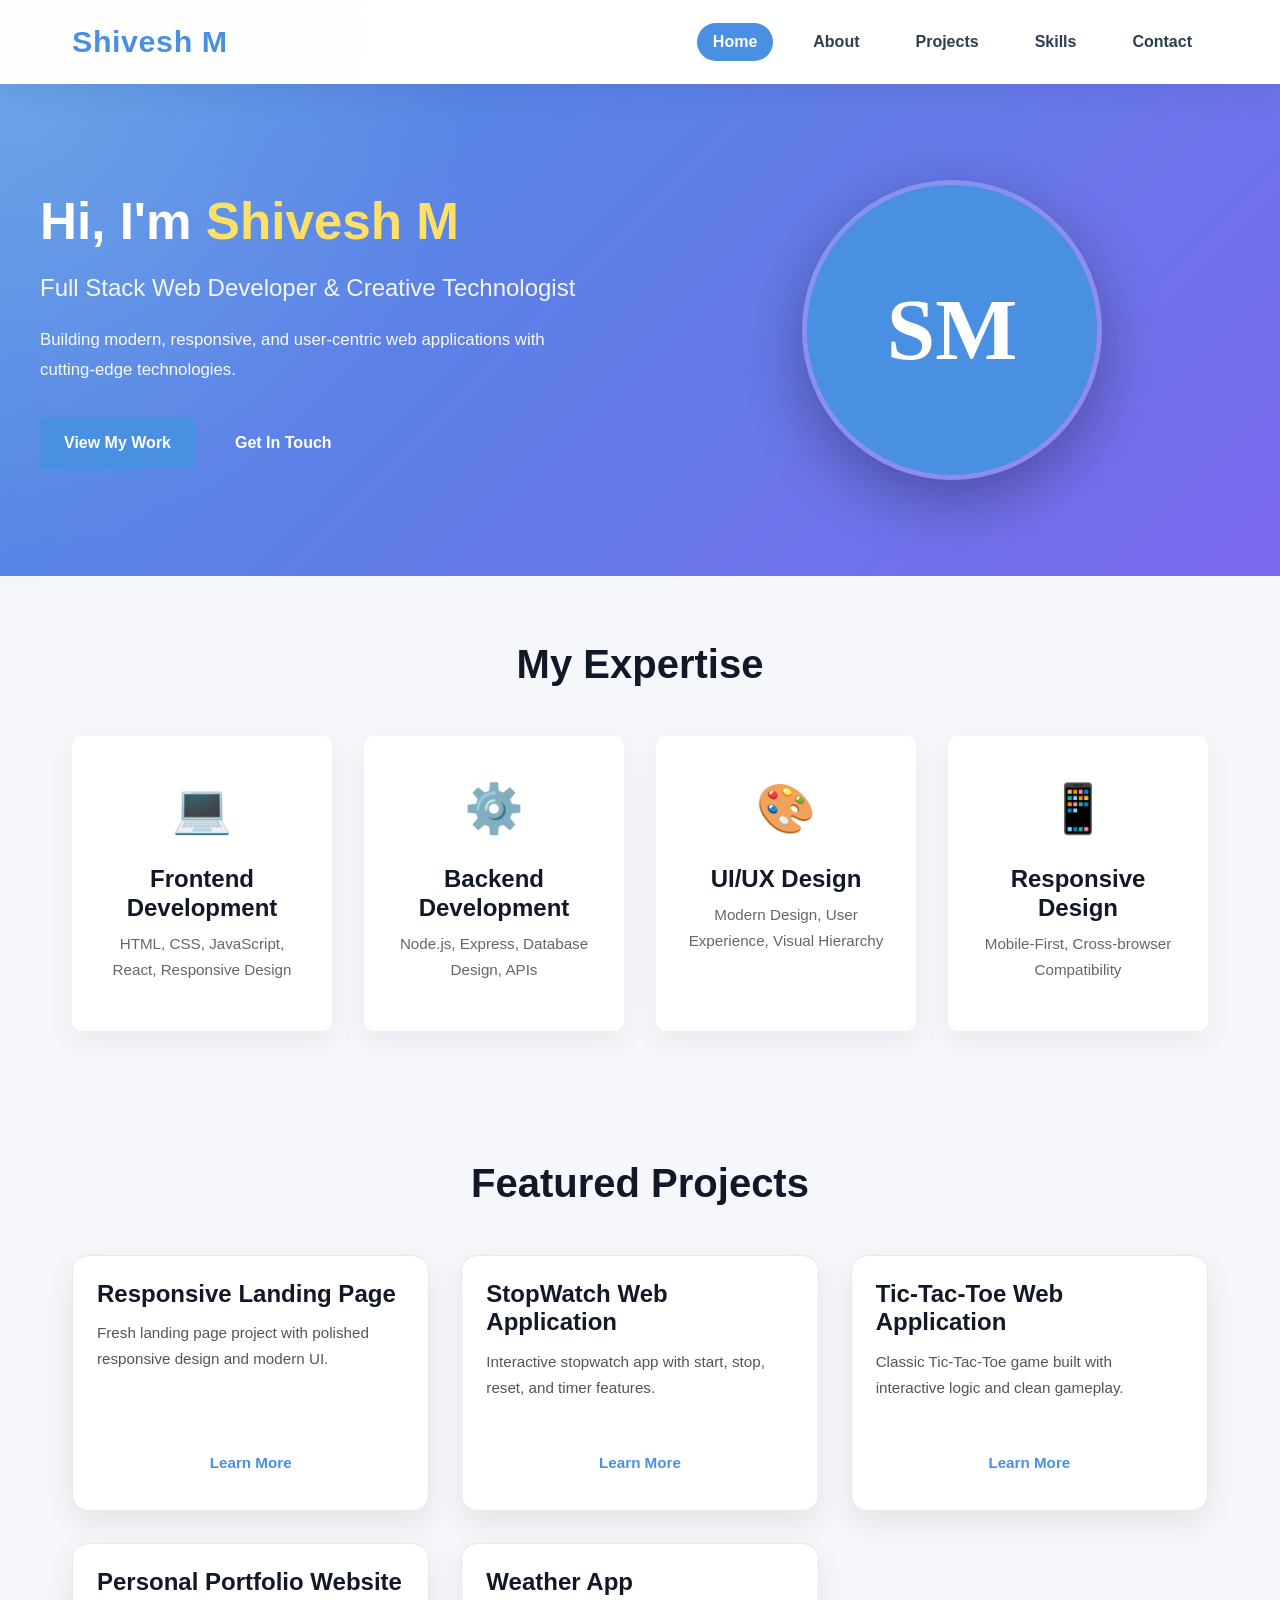
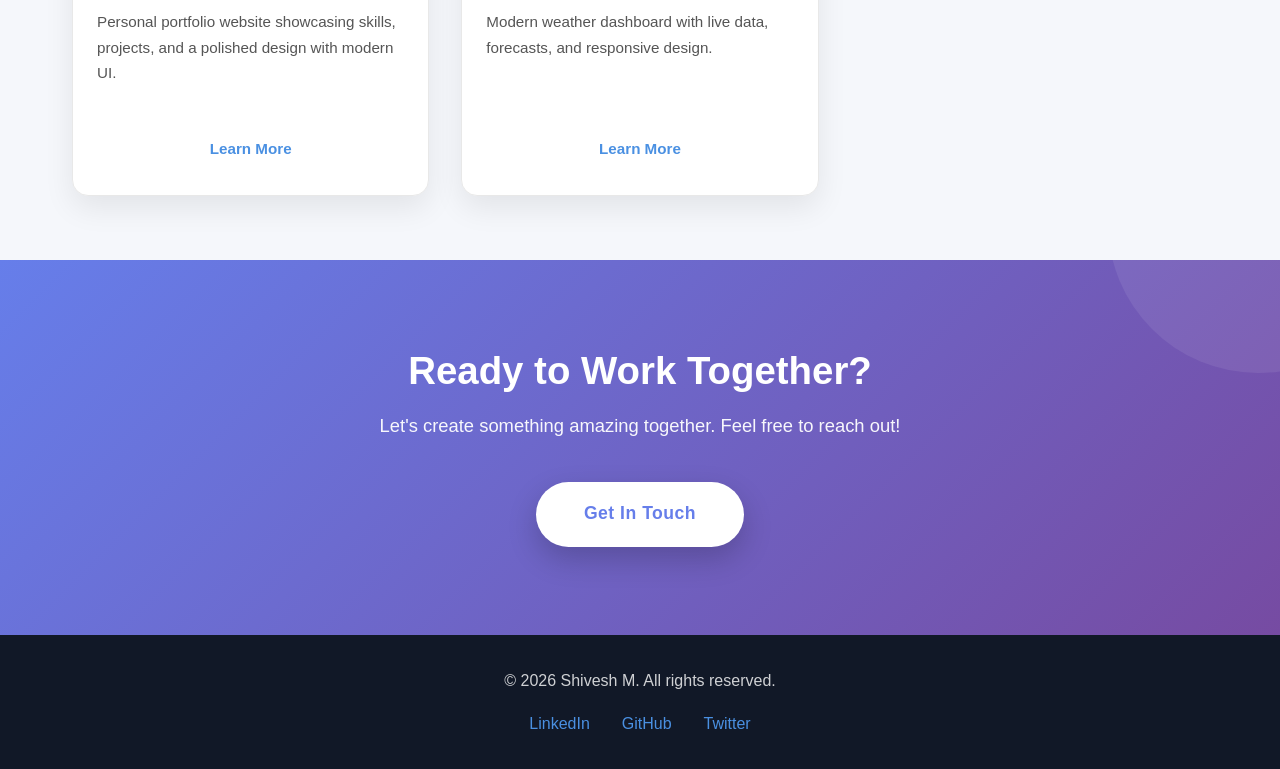
<file: index.html>
<!DOCTYPE html>
<html lang="en">
<head>
    <meta charset="UTF-8">
    <meta name="viewport" content="width=device-width, initial-scale=1.0">
    <title>Shivesh M - Web Developer Portfolio</title>
    <link rel="stylesheet" href="style.css">
</head>
<body>
    <!-- Navigation Bar -->
    <nav class="navbar">
        <div class="nav-container">
            <div class="nav-logo">
                <a href="index.html">Shivesh M</a>
            </div>
            <ul class="nav-menu">
                <li class="nav-item"><a href="index.html" class="nav-link active">Home</a></li>
                <li class="nav-item"><a href="about.html" class="nav-link">About</a></li>
                <li class="nav-item"><a href="projects.html" class="nav-link">Projects</a></li>
                <li class="nav-item"><a href="skills.html" class="nav-link">Skills</a></li>
                <li class="nav-item"><a href="contact.html" class="nav-link">Contact</a></li>
            </ul>
            <div class="hamburger">
                <span></span>
                <span></span>
                <span></span>
            </div>
        </div>
    </nav>

    <!-- Hero Section -->
    <section class="hero">
        <div class="hero-content">
            <div class="hero-text">
                <h1 class="hero-title">Hi, I'm <span class="highlight">Shivesh M</span></h1>
                <p class="hero-subtitle">Full Stack Web Developer & Creative Technologist</p>
                <p class="hero-description">Building modern, responsive, and user-centric web applications with cutting-edge technologies.</p>
                <div class="hero-buttons">
                    <a href="projects.html" class="btn btn-primary">View My Work</a>
                    <a href="contact.html" class="btn btn-secondary">Get In Touch</a>
                </div>
            </div>
            <div class="hero-image">
                <div class="profile-container" id="profileContainer">
                    <img id="profileImage" src="data:image/svg+xml,%3Csvg xmlns='http://www.w3.org/2000/svg' viewBox='0 0 200 200'%3E%3Ccircle cx='100' cy='100' r='100' fill='%234a90e2'/%3E%3Ctext x='100' y='120' font-size='60' text-anchor='middle' fill='white' font-weight='bold'%3ESM%3C/text%3E%3C/svg%3E" alt="Shivesh M">
                    <input type="file" id="profileUpload" accept="image/*" hidden>
                    <div class="upload-overlay">Click to add photo • Shift+Click to reset</div>
                </div>
            </div>
        </div>
    </section>

    <!-- Skills Preview Section -->
    <section class="skills-preview">
        <h2>My Expertise</h2>
        <div class="skills-grid">
            <div class="skill-card">
                <div class="skill-icon">💻</div>
                <h3>Frontend Development</h3>
                <p>HTML, CSS, JavaScript, React, Responsive Design</p>
            </div>
            <div class="skill-card">
                <div class="skill-icon">⚙️</div>
                <h3>Backend Development</h3>
                <p>Node.js, Express, Database Design, APIs</p>
            </div>
            <div class="skill-card">
                <div class="skill-icon">🎨</div>
                <h3>UI/UX Design</h3>
                <p>Modern Design, User Experience, Visual Hierarchy</p>
            </div>
            <div class="skill-card">
                <div class="skill-icon">📱</div>
                <h3>Responsive Design</h3>
                <p>Mobile-First, Cross-browser Compatibility</p>
            </div>
        </div>
    </section>

    <!-- Featured Projects Section -->
    <section class="featured-projects">
        <h2>Featured Projects</h2>
        <div class="projects-container">
            <div class="project-card">
                <h3>Responsive Landing Page</h3>
                <p>Fresh landing page project with polished responsive design and modern UI.</p>
                <a href="projects.html" class="btn btn-small">Learn More</a>
            </div>
            <div class="project-card">
                <h3>StopWatch Web Application</h3>
                <p>Interactive stopwatch app with start, stop, reset, and timer features.</p>
                <a href="projects.html" class="btn btn-small">Learn More</a>
            </div>
            <div class="project-card">
                <h3>Tic-Tac-Toe Web Application</h3>
                <p>Classic Tic-Tac-Toe game built with interactive logic and clean gameplay.</p>
                <a href="projects.html" class="btn btn-small">Learn More</a>
            </div>
            <div class="project-card">
                <h3>Personal Portfolio Website</h3>
                <p>Personal portfolio website showcasing skills, projects, and a polished design with modern UI.</p>
                <a href="projects.html" class="btn btn-small">Learn More</a>
            </div>
            <div class="project-card">
                <h3>Weather App</h3>
                <p>Modern weather dashboard with live data, forecasts, and responsive design.</p>
                <a href="projects.html" class="btn btn-small">Learn More</a>
            </div>
        </div>
    </section>

    <!-- Call to Action Section -->
    <section class="cta-section">
        <h2>Ready to Work Together?</h2>
        <p>Let's create something amazing together. Feel free to reach out!</p>
        <a href="contact.html" class="btn btn-cta">Get In Touch</a>
    </section>

    <!-- Footer -->
    <footer class="footer">
        <div class="footer-content">
            <p>&copy; 2026 Shivesh M. All rights reserved.</p>
            <div class="social-links">
                <a href="#" class="social-link">LinkedIn</a>
                <a href="#" class="social-link">GitHub</a>
                <a href="#" class="social-link">Twitter</a>
            </div>
        </div>
    </footer>

    <script src="script.js"></script>
</body>
</html>
</file>
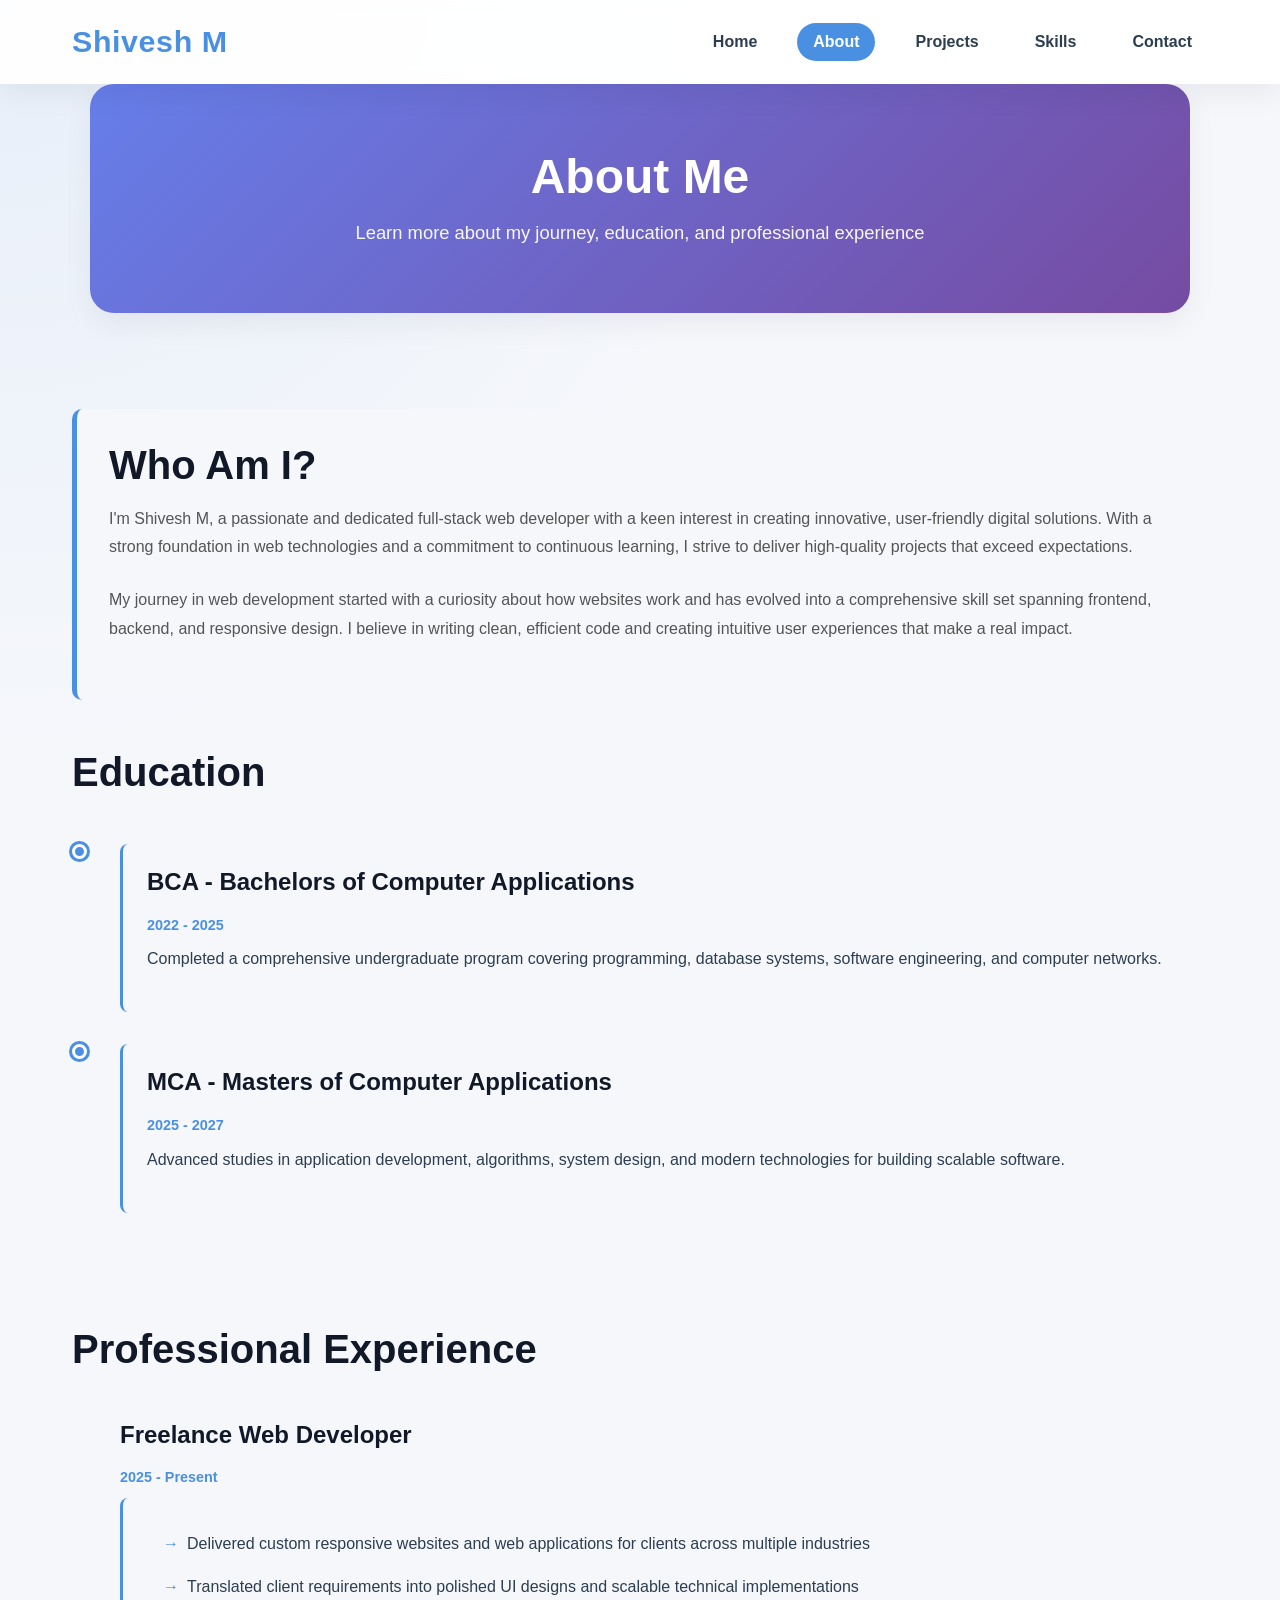
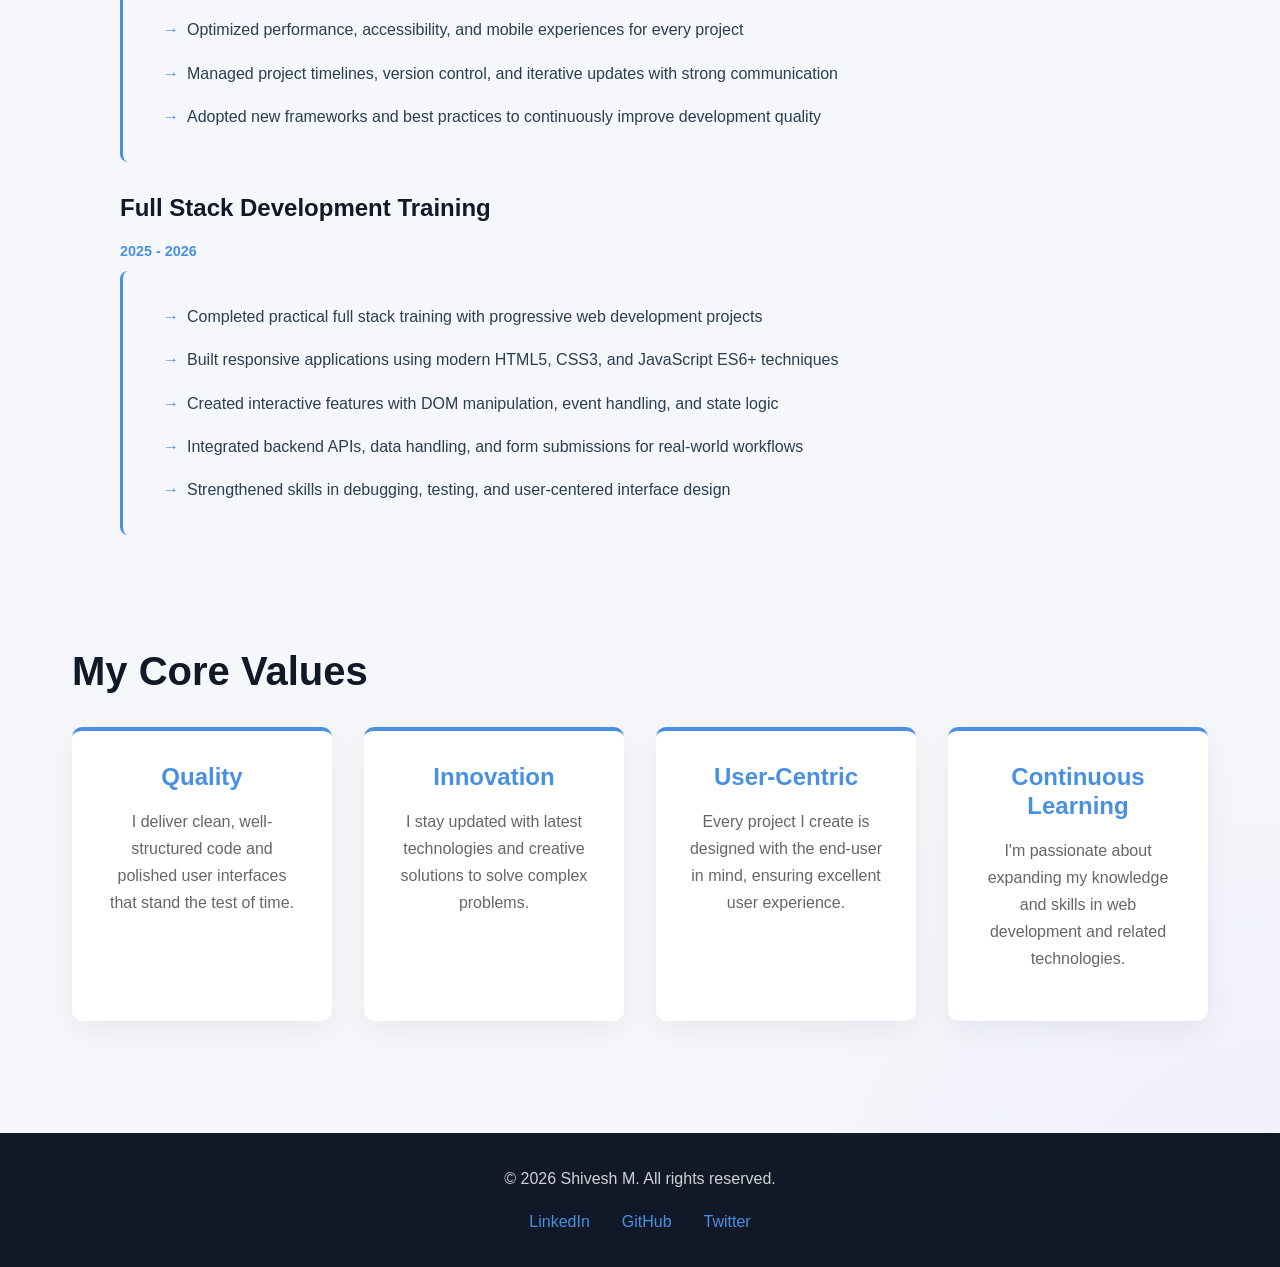
<file: about.html>
<!DOCTYPE html>
<html lang="en">
<head>
    <meta charset="UTF-8">
    <meta name="viewport" content="width=device-width, initial-scale=1.0">
    <title>About Me - Shivesh M</title>
    <link rel="stylesheet" href="style.css">
</head>
<body>
    <!-- Navigation Bar -->
    <nav class="navbar">
        <div class="nav-container">
            <div class="nav-logo">
                <a href="index.html">Shivesh M</a>
            </div>
            <ul class="nav-menu">
                <li class="nav-item"><a href="index.html" class="nav-link">Home</a></li>
                <li class="nav-item"><a href="about.html" class="nav-link active">About</a></li>
                <li class="nav-item"><a href="projects.html" class="nav-link">Projects</a></li>
                <li class="nav-item"><a href="skills.html" class="nav-link">Skills</a></li>
                <li class="nav-item"><a href="contact.html" class="nav-link">Contact</a></li>
            </ul>
            <div class="hamburger">
                <span></span>
                <span></span>
                <span></span>
            </div>
        </div>
    </nav>

    <!-- Page Header -->
    <section class="page-header">
        <h1>About Me</h1>
        <p>Learn more about my journey, education, and professional experience</p>
    </section>

    <!-- About Section -->
    <section class="about-section">
        <div class="about-container">
            <div class="about-intro">
                <h2>Who Am I?</h2>
                <p>
                    I'm Shivesh M, a passionate and dedicated full-stack web developer with a keen interest in creating innovative, 
                    user-friendly digital solutions. With a strong foundation in web technologies and a commitment to continuous learning, 
                    I strive to deliver high-quality projects that exceed expectations.
                </p>
                <p>
                    My journey in web development started with a curiosity about how websites work and has evolved into a comprehensive 
                    skill set spanning frontend, backend, and responsive design. I believe in writing clean, efficient code and creating 
                    intuitive user experiences that make a real impact.
                </p>
            </div>

            <!-- Education Section -->
            <div class="education-section">
                <h2>Education</h2>
                <div class="education-timeline">
                    <div class="timeline-item">
                        <div class="timeline-marker"></div>
                        <div class="timeline-content">
                            <h3>BCA - Bachelors of Computer Applications</h3>
                            <p class="timeline-date">2022 - 2025</p>
                            <p>Completed a comprehensive undergraduate program covering programming, database systems, software engineering, and computer networks.</p>
                        </div>
                    </div>
                    <div class="timeline-item">
                        <div class="timeline-marker"></div>
                        <div class="timeline-content">
                            <h3>MCA - Masters of Computer Applications</h3>
                            <p class="timeline-date">2025 - 2027</p>
                            <p>Advanced studies in application development, algorithms, system design, and modern technologies for building scalable software.</p>
                        </div>
                    </div>
                </div>
            </div>

            <!-- Professional Experience Section -->
            <div class="experience-section">
                <h2>Professional Experience</h2>
                <div class="experience-timeline">
                    <div class="experience-item">
                        <h3>Freelance Web Developer</h3>
                        <p class="experience-date">2025 - Present</p>
                        <div class="experience-details">
                            <ul>
                                <li>Delivered custom responsive websites and web applications for clients across multiple industries</li>
                                <li>Translated client requirements into polished UI designs and scalable technical implementations</li>
                                <li>Optimized performance, accessibility, and mobile experiences for every project</li>
                                <li>Managed project timelines, version control, and iterative updates with strong communication</li>
                                <li>Adopted new frameworks and best practices to continuously improve development quality</li>
                            </ul>
                        </div>
                    </div>
                    <div class="experience-item">
                        <h3>Full Stack Development Training</h3>
                        <p class="experience-date">2025 - 2026</p>
                        <div class="experience-details">
                            <ul>
                                <li>Completed practical full stack training with progressive web development projects</li>
                                <li>Built responsive applications using modern HTML5, CSS3, and JavaScript ES6+ techniques</li>
                                <li>Created interactive features with DOM manipulation, event handling, and state logic</li>
                                <li>Integrated backend APIs, data handling, and form submissions for real-world workflows</li>
                                <li>Strengthened skills in debugging, testing, and user-centered interface design</li>
                            </ul>
                        </div>
                    </div>
                </div>
            </div>

            <!-- Core Values -->
            <div class="values-section">
                <h2>My Core Values</h2>
                <div class="values-grid">
                    <div class="value-card">
                        <h3>Quality</h3>
                        <p>I deliver clean, well-structured code and polished user interfaces that stand the test of time.</p>
                    </div>
                    <div class="value-card">
                        <h3>Innovation</h3>
                        <p>I stay updated with latest technologies and creative solutions to solve complex problems.</p>
                    </div>
                    <div class="value-card">
                        <h3>User-Centric</h3>
                        <p>Every project I create is designed with the end-user in mind, ensuring excellent user experience.</p>
                    </div>
                    <div class="value-card">
                        <h3>Continuous Learning</h3>
                        <p>I'm passionate about expanding my knowledge and skills in web development and related technologies.</p>
                    </div>
                </div>
            </div>
        </div>
    </section>

    <!-- Footer -->
    <footer class="footer">
        <div class="footer-content">
            <p>&copy; 2026 Shivesh M. All rights reserved.</p>
            <div class="social-links">
                <a href="#" class="social-link">LinkedIn</a>
                <a href="#" class="social-link">GitHub</a>
                <a href="#" class="social-link">Twitter</a>
            </div>
        </div>
    </footer>

    <script src="script.js"></script>
</body>
</html>
</file>
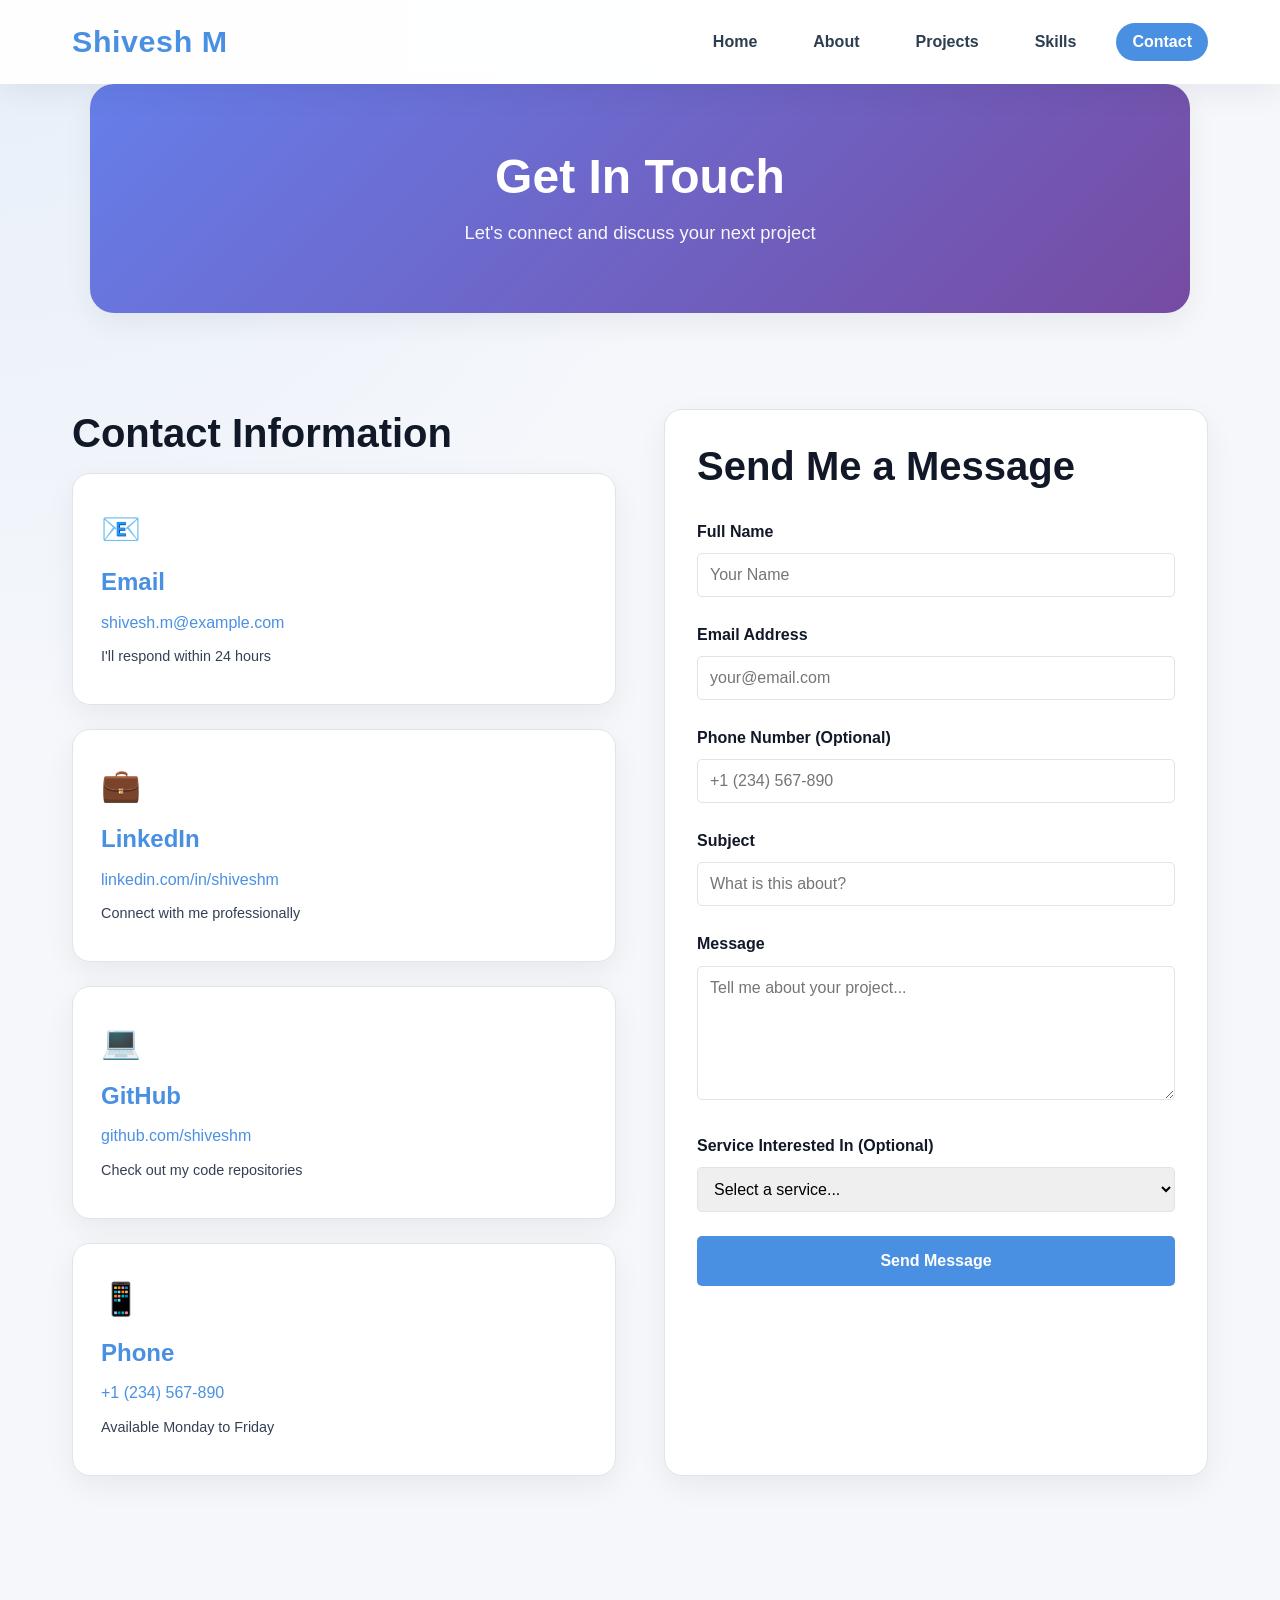
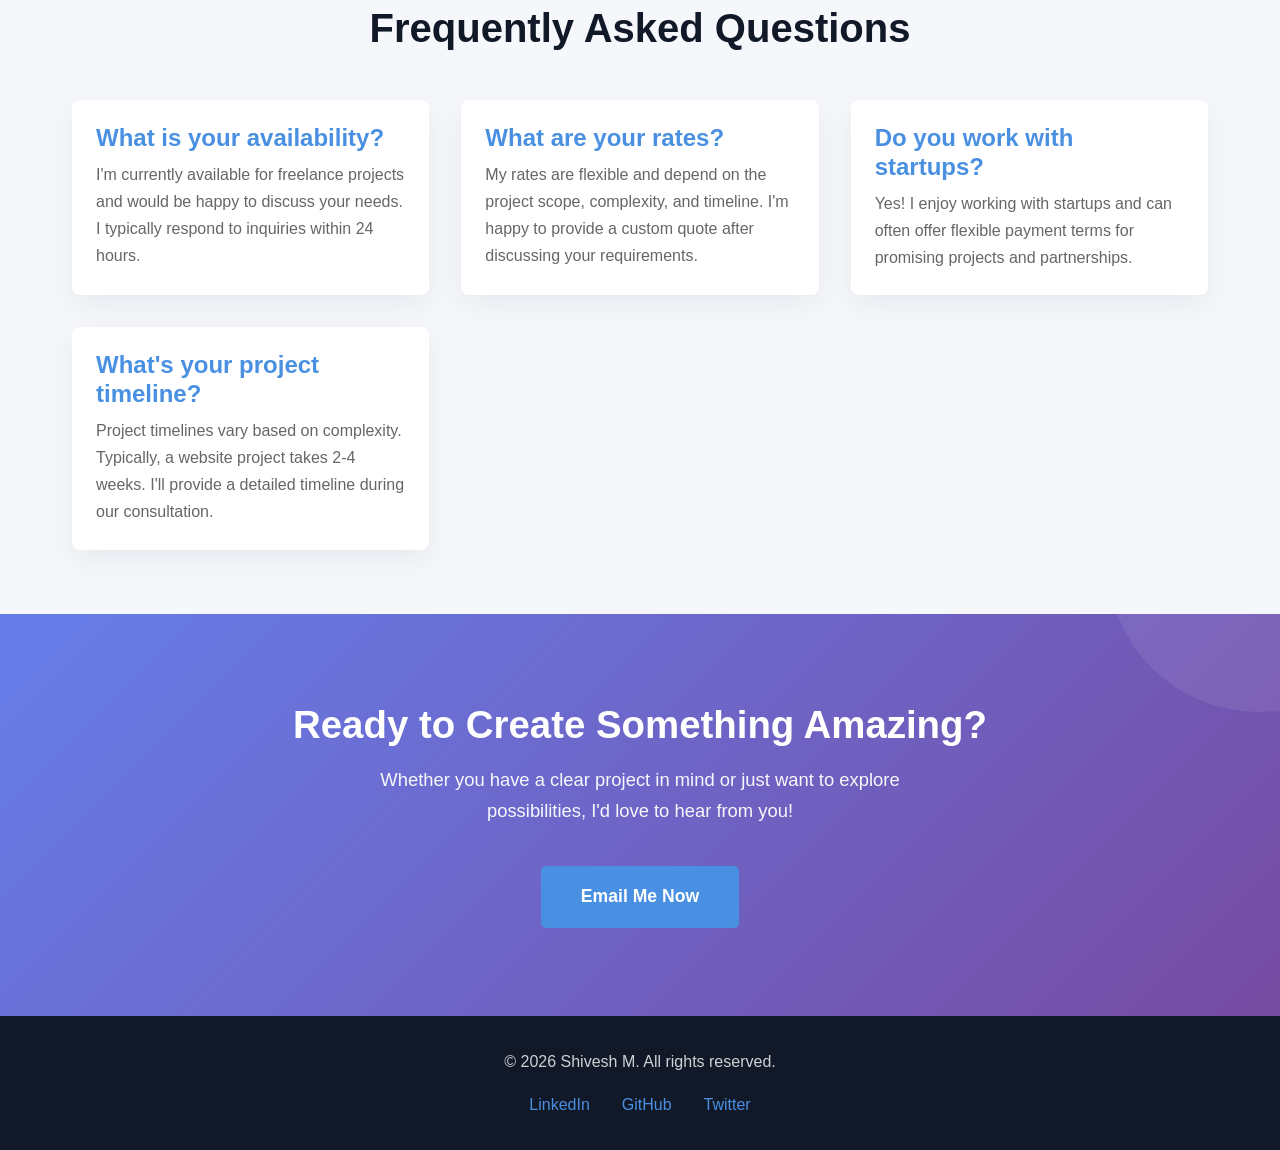
<file: contact.html>
<!DOCTYPE html>
<html lang="en">
<head>
    <meta charset="UTF-8">
    <meta name="viewport" content="width=device-width, initial-scale=1.0">
    <title>Contact - Shivesh M</title>
    <link rel="stylesheet" href="style.css">
</head>
<body>
    <!-- Navigation Bar -->
    <nav class="navbar">
        <div class="nav-container">
            <div class="nav-logo">
                <a href="index.html">Shivesh M</a>
            </div>
            <ul class="nav-menu">
                <li class="nav-item"><a href="index.html" class="nav-link">Home</a></li>
                <li class="nav-item"><a href="about.html" class="nav-link">About</a></li>
                <li class="nav-item"><a href="projects.html" class="nav-link">Projects</a></li>
                <li class="nav-item"><a href="skills.html" class="nav-link">Skills</a></li>
                <li class="nav-item"><a href="contact.html" class="nav-link active">Contact</a></li>
            </ul>
            <div class="hamburger">
                <span></span>
                <span></span>
                <span></span>
            </div>
        </div>
    </nav>

    <!-- Page Header -->
    <section class="page-header">
        <h1>Get In Touch</h1>
        <p>Let's connect and discuss your next project</p>
    </section>

    <!-- Contact Section -->
    <section class="contact-section">
        <div class="contact-container">
            <div class="contact-info">
                <h2>Contact Information</h2>
                <div class="info-cards">
                    <div class="info-card">
                        <div class="info-icon">📧</div>
                        <h3>Email</h3>
                        <p><a href="mailto:shivesh@example.com">shivesh.m@example.com</a></p>
                        <p class="info-detail">I'll respond within 24 hours</p>
                    </div>
                    <div class="info-card">
                        <div class="info-icon">💼</div>
                        <h3>LinkedIn</h3>
                        <p><a href="#" target="_blank">linkedin.com/in/shiveshm</a></p>
                        <p class="info-detail">Connect with me professionally</p>
                    </div>
                    <div class="info-card">
                        <div class="info-icon">💻</div>
                        <h3>GitHub</h3>
                        <p><a href="#" target="_blank">github.com/shiveshm</a></p>
                        <p class="info-detail">Check out my code repositories</p>
                    </div>
                    <div class="info-card">
                        <div class="info-icon">📱</div>
                        <h3>Phone</h3>
                        <p><a href="tel:+1234567890">+1 (234) 567-890</a></p>
                        <p class="info-detail">Available Monday to Friday</p>
                    </div>
                </div>
            </div>

            <!-- Contact Form -->
            <div class="contact-form-wrapper">
                <h2>Send Me a Message</h2>
                <form id="contactForm" class="contact-form">
                    <div class="form-group">
                        <label for="name">Full Name</label>
                        <input type="text" id="name" name="name" required placeholder="Your Name">
                    </div>

                    <div class="form-group">
                        <label for="email">Email Address</label>
                        <input type="email" id="email" name="email" required placeholder="your@email.com">
                    </div>

                    <div class="form-group">
                        <label for="phone">Phone Number (Optional)</label>
                        <input type="tel" id="phone" name="phone" placeholder="+1 (234) 567-890">
                    </div>

                    <div class="form-group">
                        <label for="subject">Subject</label>
                        <input type="text" id="subject" name="subject" required placeholder="What is this about?">
                    </div>

                    <div class="form-group">
                        <label for="message">Message</label>
                        <textarea id="message" name="message" rows="6" required placeholder="Tell me about your project..."></textarea>
                    </div>

                    <div class="form-group">
                        <label for="service">Service Interested In (Optional)</label>
                        <select id="service" name="service">
                            <option value="">Select a service...</option>
                            <option value="web-design">Web Design</option>
                            <option value="web-development">Web Development</option>
                            <option value="full-stack">Full Stack Development</option>
                            <option value="consultation">Consultation</option>
                            <option value="other">Other</option>
                        </select>
                    </div>

                    <button type="submit" class="btn btn-primary btn-submit">Send Message</button>
                </form>
                <div id="formMessage" class="form-message"></div>
            </div>
        </div>
    </section>

    <!-- FAQ Section -->
    <section class="faq-section">
        <h2>Frequently Asked Questions</h2>
        <div class="faq-container">
            <div class="faq-item">
                <h3>What is your availability?</h3>
                <p>I'm currently available for freelance projects and would be happy to discuss your needs. I typically respond to inquiries within 24 hours.</p>
            </div>
            <div class="faq-item">
                <h3>What are your rates?</h3>
                <p>My rates are flexible and depend on the project scope, complexity, and timeline. I'm happy to provide a custom quote after discussing your requirements.</p>
            </div>
            <div class="faq-item">
                <h3>Do you work with startups?</h3>
                <p>Yes! I enjoy working with startups and can often offer flexible payment terms for promising projects and partnerships.</p>
            </div>
            <div class="faq-item">
                <h3>What's your project timeline?</h3>
                <p>Project timelines vary based on complexity. Typically, a website project takes 2-4 weeks. I'll provide a detailed timeline during our consultation.</p>
            </div>
        </div>
    </section>

    <!-- CTA Section -->
    <section class="cta-section">
        <h2>Ready to Create Something Amazing?</h2>
        <p>Whether you have a clear project in mind or just want to explore possibilities, I'd love to hear from you!</p>
        <a href="mailto:shivesh.m@example.com" class="btn btn-primary btn-large">Email Me Now</a>
    </section>

    <!-- Footer -->
    <footer class="footer">
        <div class="footer-content">
            <p>&copy; 2026 Shivesh M. All rights reserved.</p>
            <div class="social-links">
                <a href="#" class="social-link">LinkedIn</a>
                <a href="#" class="social-link">GitHub</a>
                <a href="#" class="social-link">Twitter</a>
            </div>
        </div>
    </footer>

    <script src="script.js"></script>
</body>
</html>
</file>
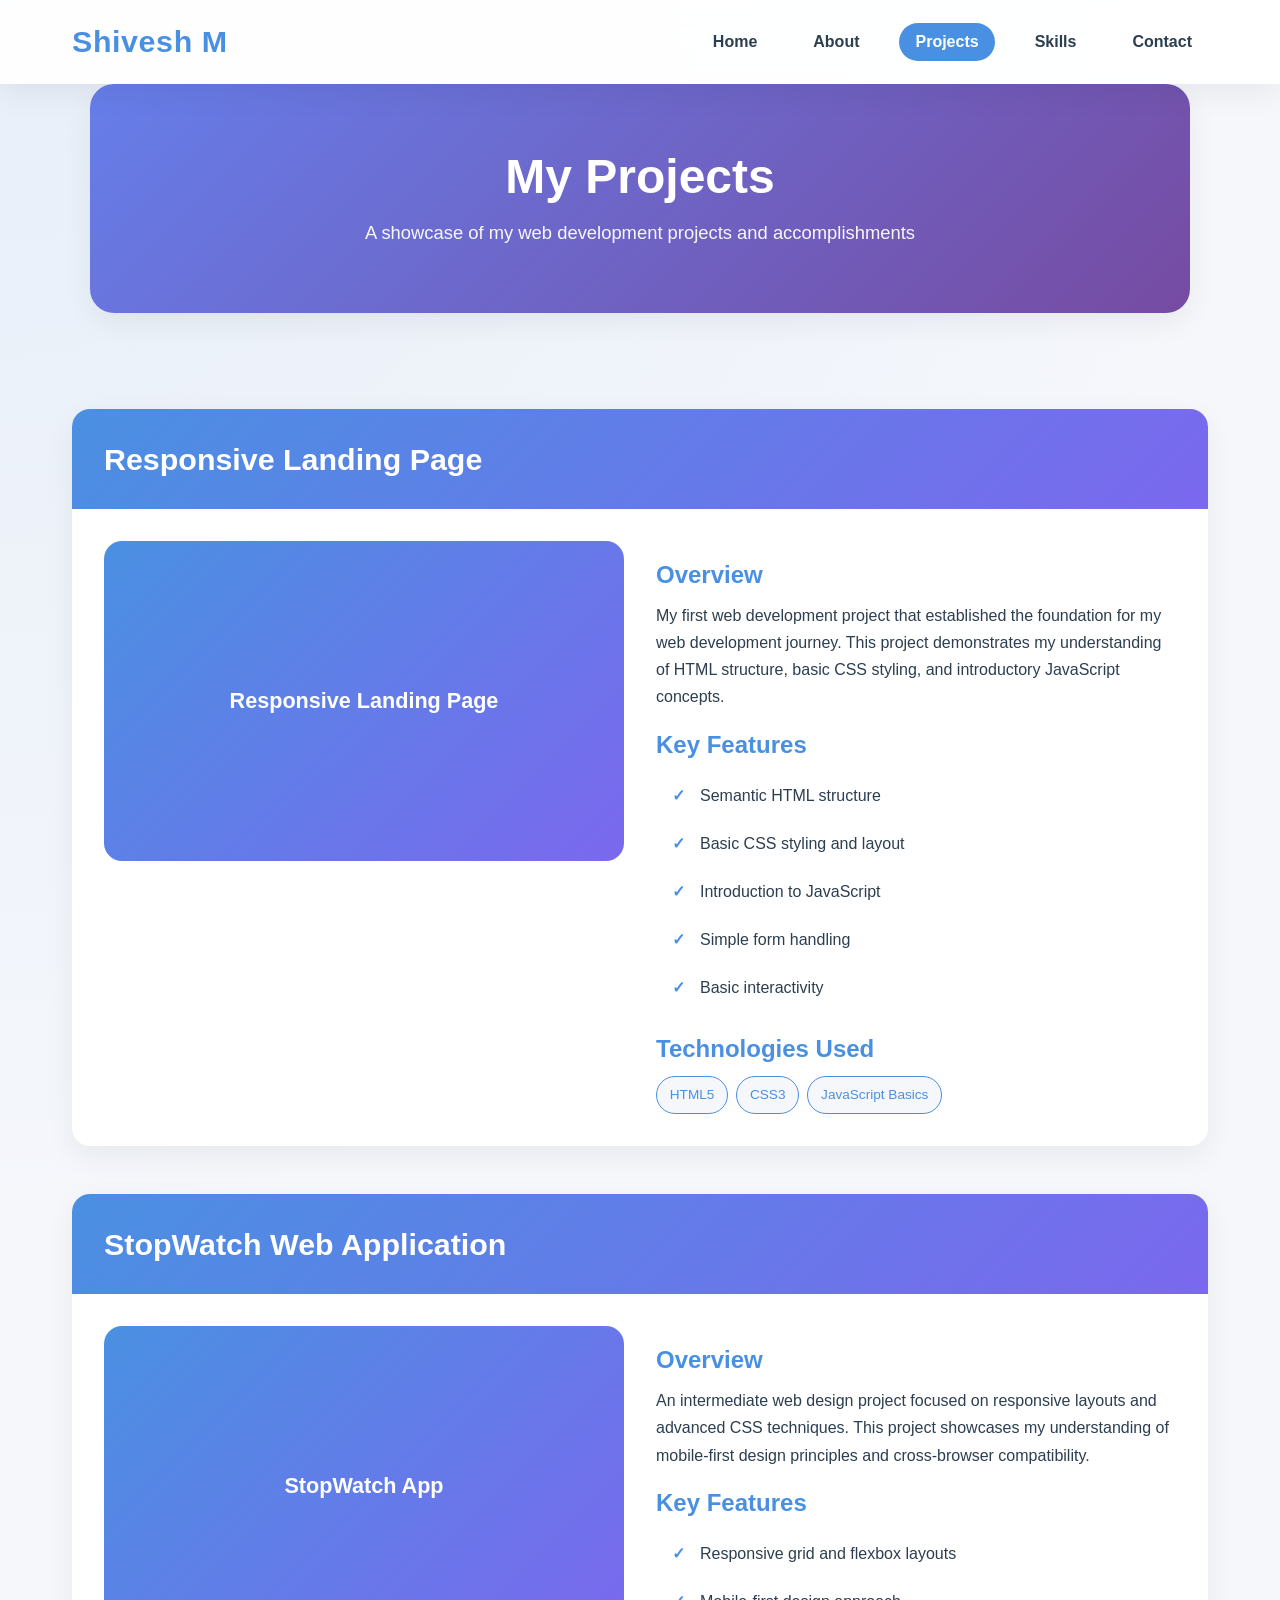
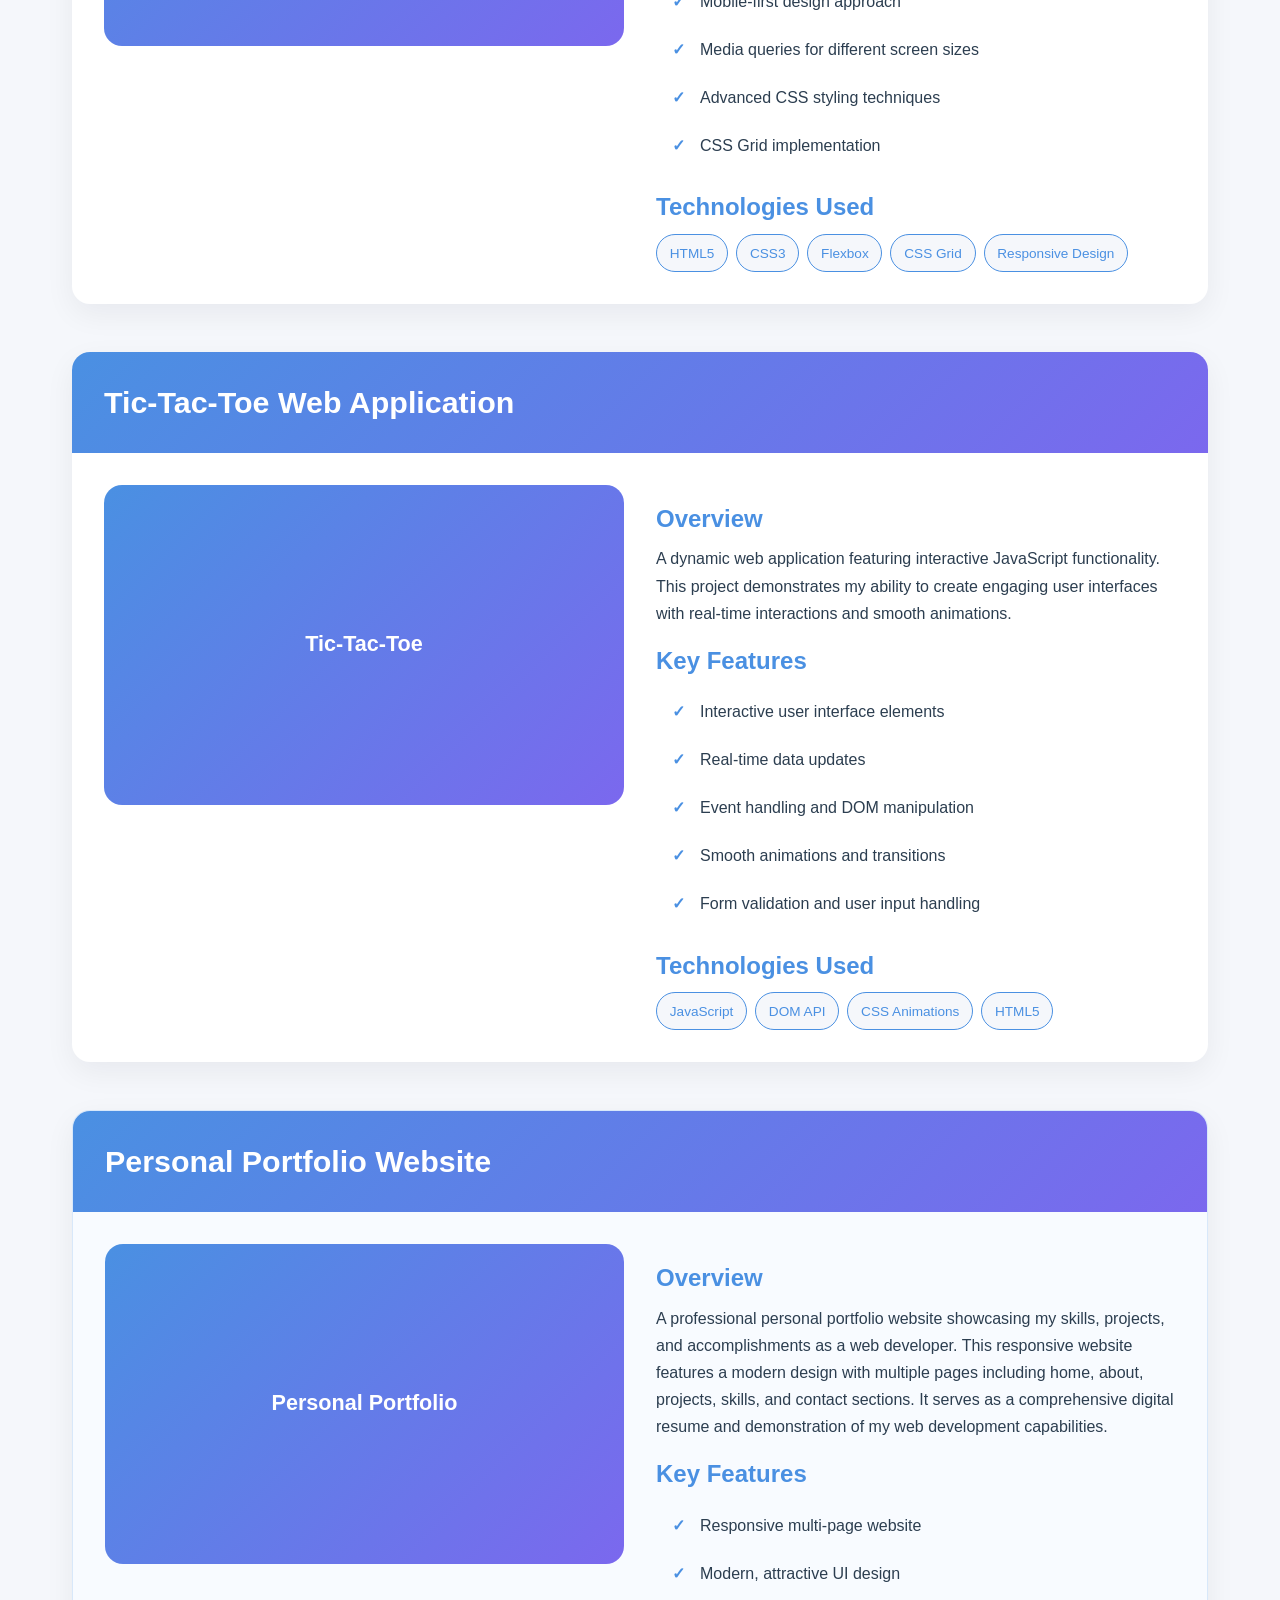
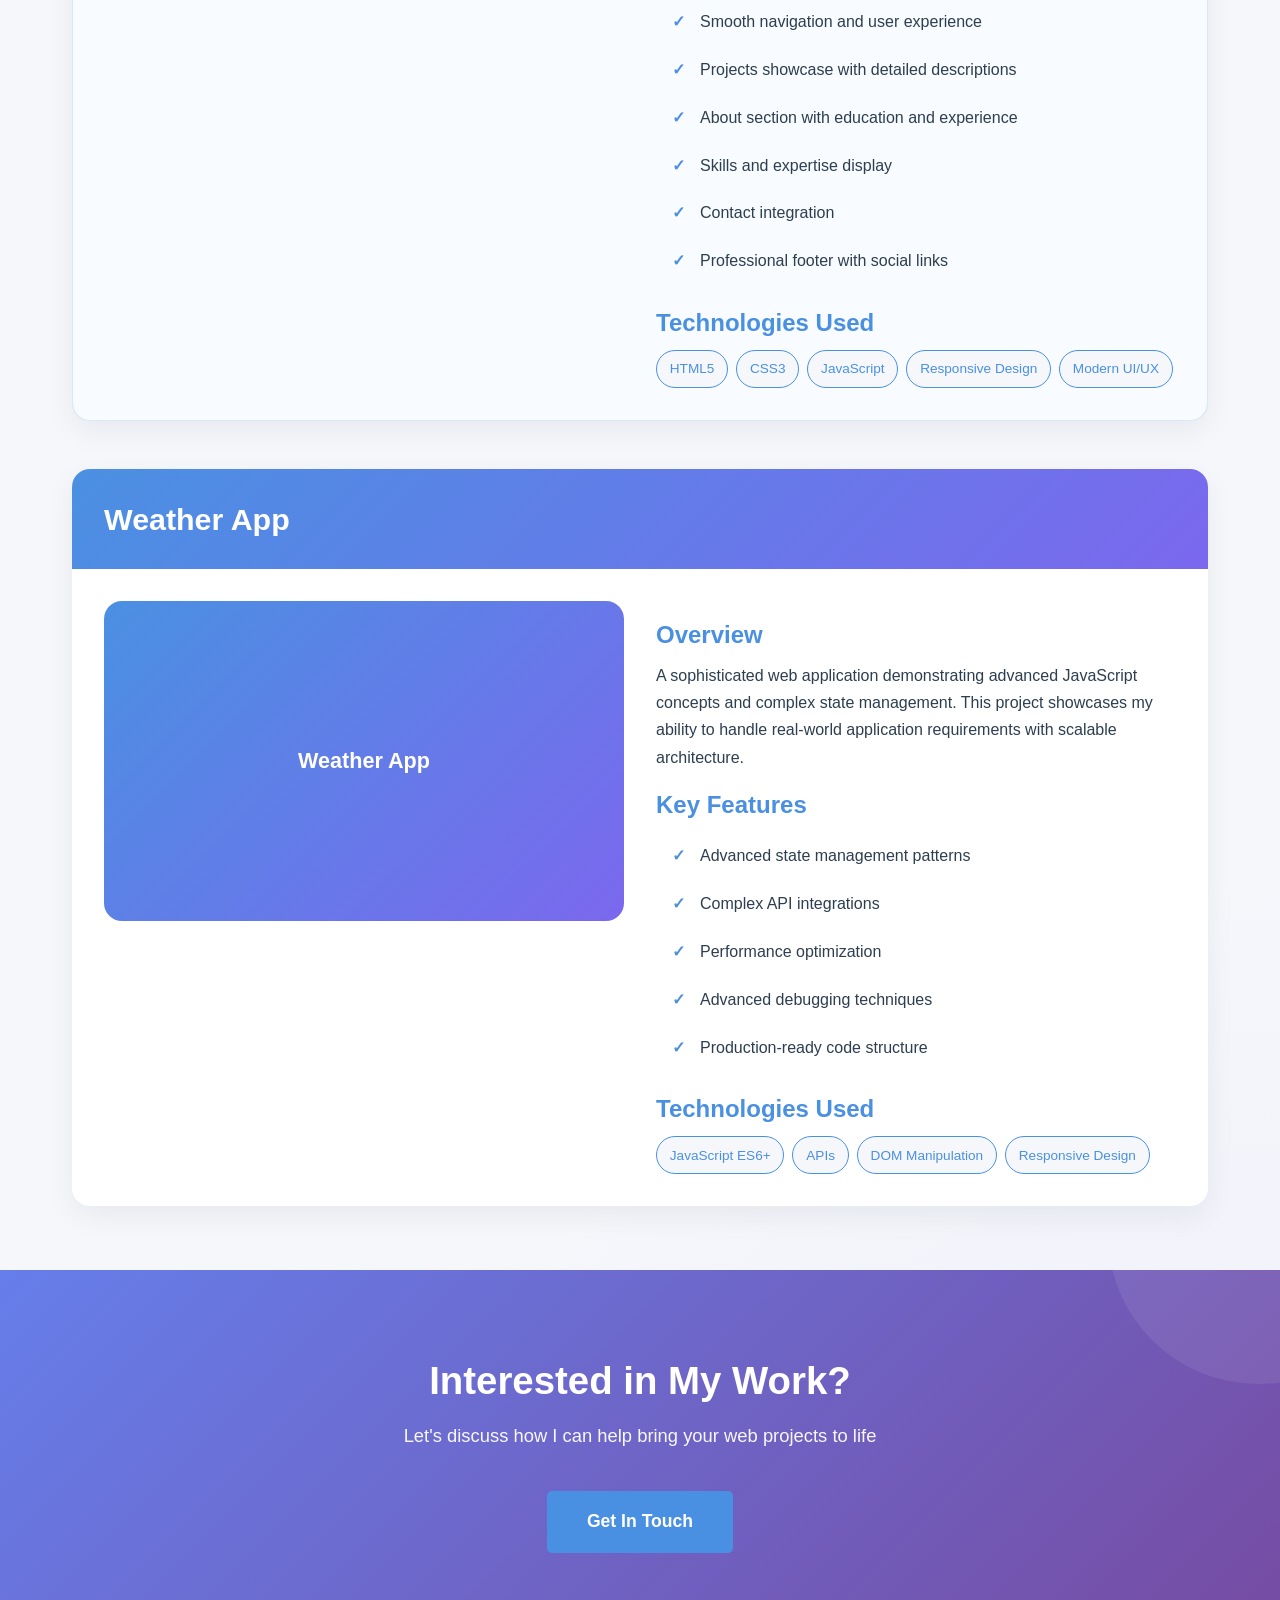
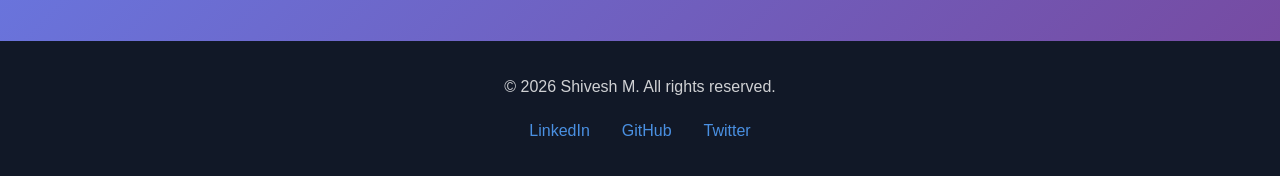
<file: projects.html>
<!DOCTYPE html>
<html lang="en">
<head>
    <meta charset="UTF-8">
    <meta name="viewport" content="width=device-width, initial-scale=1.0">
    <title>Projects - Shivesh M</title>
    <link rel="stylesheet" href="style.css">
</head>
<body>
    <!-- Navigation Bar -->
    <nav class="navbar">
        <div class="nav-container">
            <div class="nav-logo">
                <a href="index.html">Shivesh M</a>
            </div>
            <ul class="nav-menu">
                <li class="nav-item"><a href="index.html" class="nav-link">Home</a></li>
                <li class="nav-item"><a href="about.html" class="nav-link">About</a></li>
                <li class="nav-item"><a href="projects.html" class="nav-link active">Projects</a></li>
                <li class="nav-item"><a href="skills.html" class="nav-link">Skills</a></li>
                <li class="nav-item"><a href="contact.html" class="nav-link">Contact</a></li>
            </ul>
            <div class="hamburger">
                <span></span>
                <span></span>
                <span></span>
            </div>
        </div>
    </nav>

    <!-- Page Header -->
    <section class="page-header">
        <h1>My Projects</h1>
        <p>A showcase of my web development projects and accomplishments</p>
    </section>

    <!-- Projects Section -->
    <section class="projects-section">
        <div class="projects-container-full">
            
            <!-- WD1 Project -->
            <div class="project-detail">
                <div class="project-header">
                    <h2>Responsive Landing Page</h2>
                </div>
                <div class="project-body">
                    <div class="project-left">
                        <div class="project-showcase">Responsive Landing Page</div>
                    </div>
                    <div class="project-right">
                        <h3>Overview</h3>
                        <p>
                            My first web development project that established the foundation for my web development journey. This project 
                            demonstrates my understanding of HTML structure, basic CSS styling, and introductory JavaScript concepts.
                        </p>
                        <h3>Key Features</h3>
                        <ul>
                            <li>Semantic HTML structure</li>
                            <li>Basic CSS styling and layout</li>
                            <li>Introduction to JavaScript</li>
                            <li>Simple form handling</li>
                            <li>Basic interactivity</li>
                        </ul>
                        <h3>Technologies Used</h3>
                        <div class="tech-tags">
                            <span class="tech-tag">HTML5</span>
                            <span class="tech-tag">CSS3</span>
                            <span class="tech-tag">JavaScript Basics</span>
                        </div>
                    </div>
                </div>
            </div>

            <!-- WD2 Project -->
            <div class="project-detail">
                <div class="project-header">
                    <h2>StopWatch Web Application</h2>
                </div>
                <div class="project-body">
                    <div class="project-left">
                        <div class="project-showcase">StopWatch App</div>
                    </div>
                    <div class="project-right">
                        <h3>Overview</h3>
                        <p>
                            An intermediate web design project focused on responsive layouts and advanced CSS techniques. This project showcases 
                            my understanding of mobile-first design principles and cross-browser compatibility.
                        </p>
                        <h3>Key Features</h3>
                        <ul>
                            <li>Responsive grid and flexbox layouts</li>
                            <li>Mobile-first design approach</li>
                            <li>Media queries for different screen sizes</li>
                            <li>Advanced CSS styling techniques</li>
                            <li>CSS Grid implementation</li>
                        </ul>
                        <h3>Technologies Used</h3>
                        <div class="tech-tags">
                            <span class="tech-tag">HTML5</span>
                            <span class="tech-tag">CSS3</span>
                            <span class="tech-tag">Flexbox</span>
                            <span class="tech-tag">CSS Grid</span>
                            <span class="tech-tag">Responsive Design</span>
                        </div>
                    </div>
                </div>
            </div>

            <!-- WD3 Project -->
            <div class="project-detail">
                <div class="project-header">
                    <h2>Tic-Tac-Toe Web Application</h2>
                </div>
                <div class="project-body">
                    <div class="project-left">
                        <div class="project-showcase">Tic-Tac-Toe</div>
                    </div>
                    <div class="project-right">
                        <h3>Overview</h3>
                        <p>
                            A dynamic web application featuring interactive JavaScript functionality. This project demonstrates my ability to 
                            create engaging user interfaces with real-time interactions and smooth animations.
                        </p>
                        <h3>Key Features</h3>
                        <ul>
                            <li>Interactive user interface elements</li>
                            <li>Real-time data updates</li>
                            <li>Event handling and DOM manipulation</li>
                            <li>Smooth animations and transitions</li>
                            <li>Form validation and user input handling</li>
                        </ul>
                        <h3>Technologies Used</h3>
                        <div class="tech-tags">
                            <span class="tech-tag">JavaScript</span>
                            <span class="tech-tag">DOM API</span>
                            <span class="tech-tag">CSS Animations</span>
                            <span class="tech-tag">HTML5</span>
                        </div>
                    </div>
                </div>
            </div>

            <!-- WD4 Project (Current Portfolio) -->
            <div class="project-detail featured">
                <div class="project-header">
                    <h2>Personal Portfolio Website</h2>
                </div>
                <div class="project-body">
                    <div class="project-left">
                        <div class="project-showcase">Personal Portfolio</div>
                    </div>
                    <div class="project-right">
                        <h3>Overview</h3>
                        <p>
                            A professional personal portfolio website showcasing my skills, projects, and accomplishments as a web developer. 
                            This responsive website features a modern design with multiple pages including home, about, projects, skills, and contact sections.
                            It serves as a comprehensive digital resume and demonstration of my web development capabilities.
                        </p>
                        <h3>Key Features</h3>
                        <ul>
                            <li>Responsive multi-page website</li>
                            <li>Modern, attractive UI design</li>
                            <li>Smooth navigation and user experience</li>
                            <li>Projects showcase with detailed descriptions</li>
                            <li>About section with education and experience</li>
                            <li>Skills and expertise display</li>
                            <li>Contact integration</li>
                            <li>Professional footer with social links</li>
                        </ul>
                        <h3>Technologies Used</h3>
                        <div class="tech-tags">
                            <span class="tech-tag">HTML5</span>
                            <span class="tech-tag">CSS3</span>
                            <span class="tech-tag">JavaScript</span>
                            <span class="tech-tag">Responsive Design</span>
                            <span class="tech-tag">Modern UI/UX</span>
                        </div>
                    </div>
                </div>
            </div>

            <!-- WD5 Project -->
            <div class="project-detail">
                <div class="project-header">
                    <h2>Weather App</h2>
                </div>
                <div class="project-body">
                    <div class="project-left">
                        <div class="project-showcase">Weather App</div>
                    </div>
                    <div class="project-right">
                        <h3>Overview</h3>
                        <p>
                            A sophisticated web application demonstrating advanced JavaScript concepts and complex state management. 
                            This project showcases my ability to handle real-world application requirements with scalable architecture.
                        </p>
                        <h3>Key Features</h3>
                        <ul>
                            <li>Advanced state management patterns</li>
                            <li>Complex API integrations</li>
                            <li>Performance optimization</li>
                            <li>Advanced debugging techniques</li>
                            <li>Production-ready code structure</li>
                        </ul>
                        <h3>Technologies Used</h3>
                        <div class="tech-tags">
                            <span class="tech-tag">JavaScript ES6+</span>
                            <span class="tech-tag">APIs</span>
                            <span class="tech-tag">DOM Manipulation</span>
                            <span class="tech-tag">Responsive Design</span>
                        </div>
                    </div>
                </div>
            </div>

        </div>
    </section>

    <!-- CTA Section -->
    <section class="cta-section">
        <h2>Interested in My Work?</h2>
        <p>Let's discuss how I can help bring your web projects to life</p>
        <a href="contact.html" class="btn btn-primary btn-large">Get In Touch</a>
    </section>

    <!-- Footer -->
    <footer class="footer">
        <div class="footer-content">
            <p>&copy; 2026 Shivesh M. All rights reserved.</p>
            <div class="social-links">
                <a href="#" class="social-link">LinkedIn</a>
                <a href="#" class="social-link">GitHub</a>
                <a href="#" class="social-link">Twitter</a>
            </div>
        </div>
    </footer>

    <script src="script.js"></script>
</body>
</html>
</file>
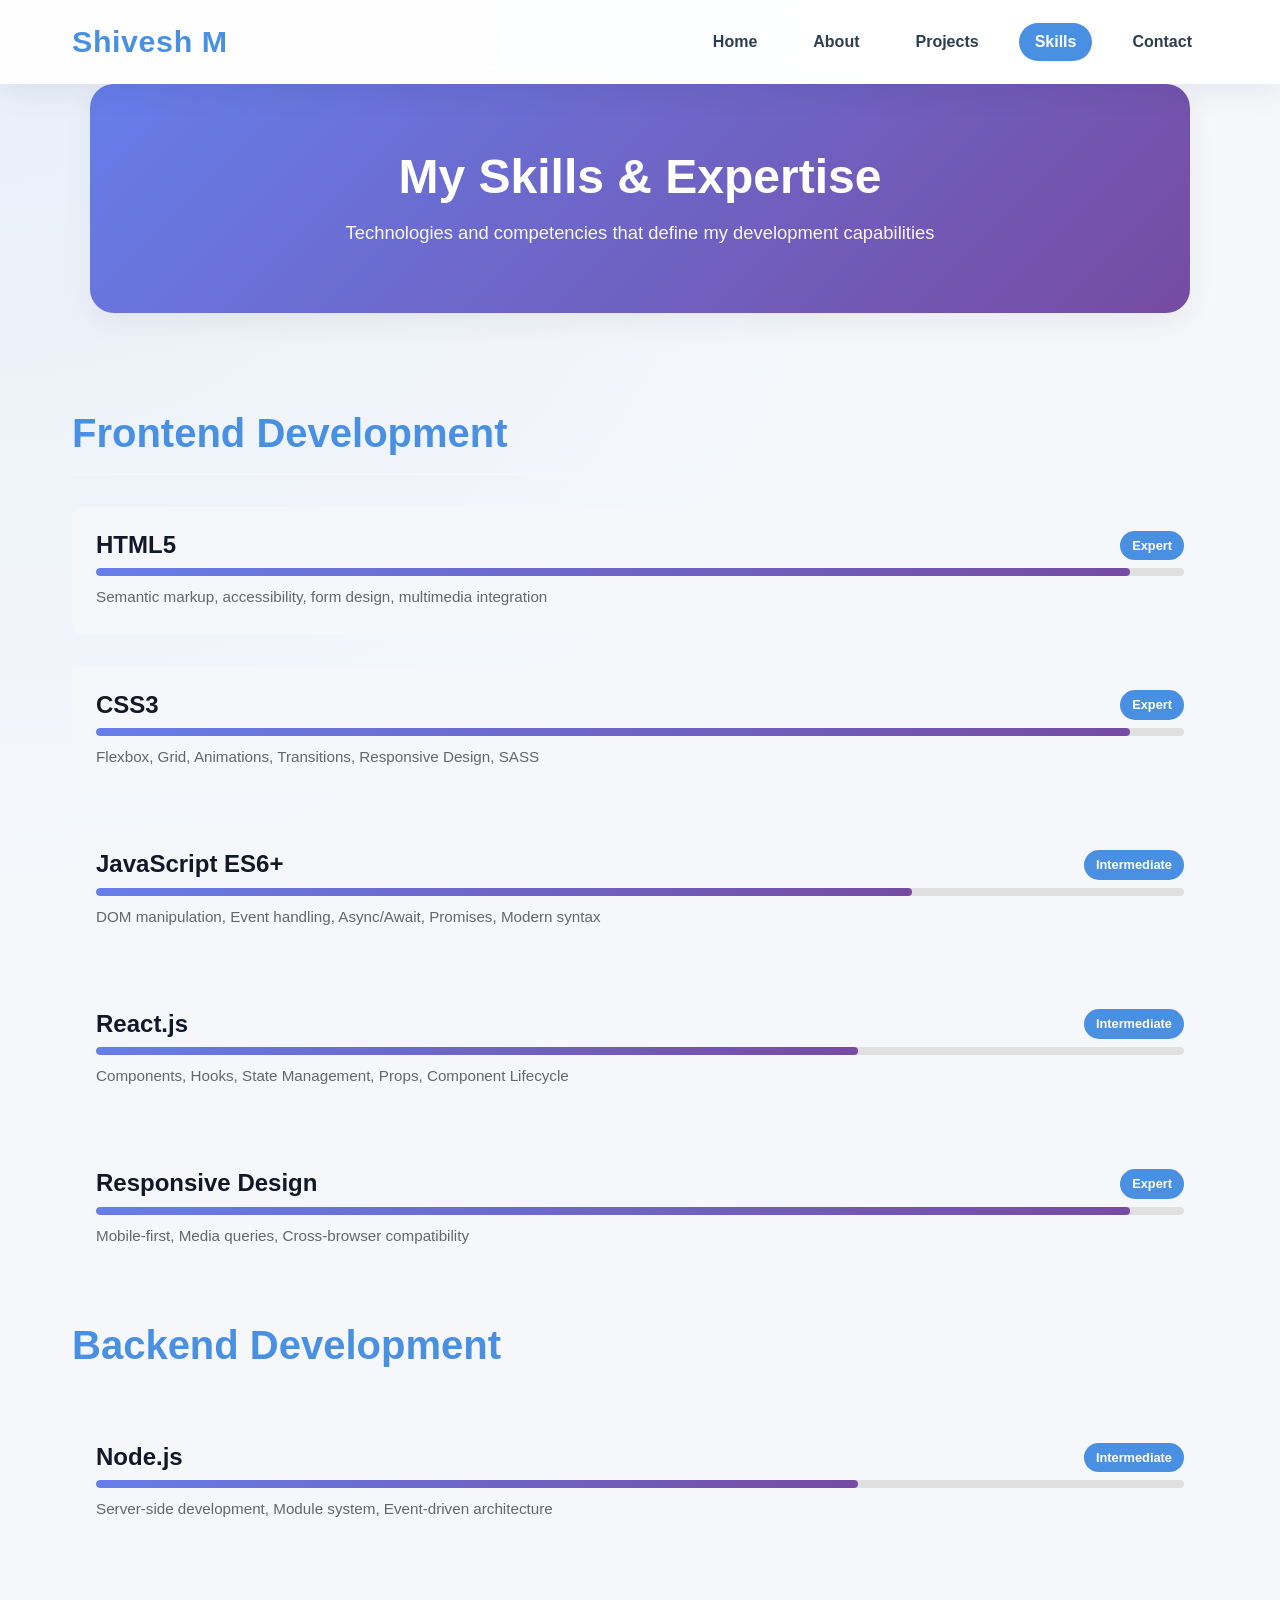
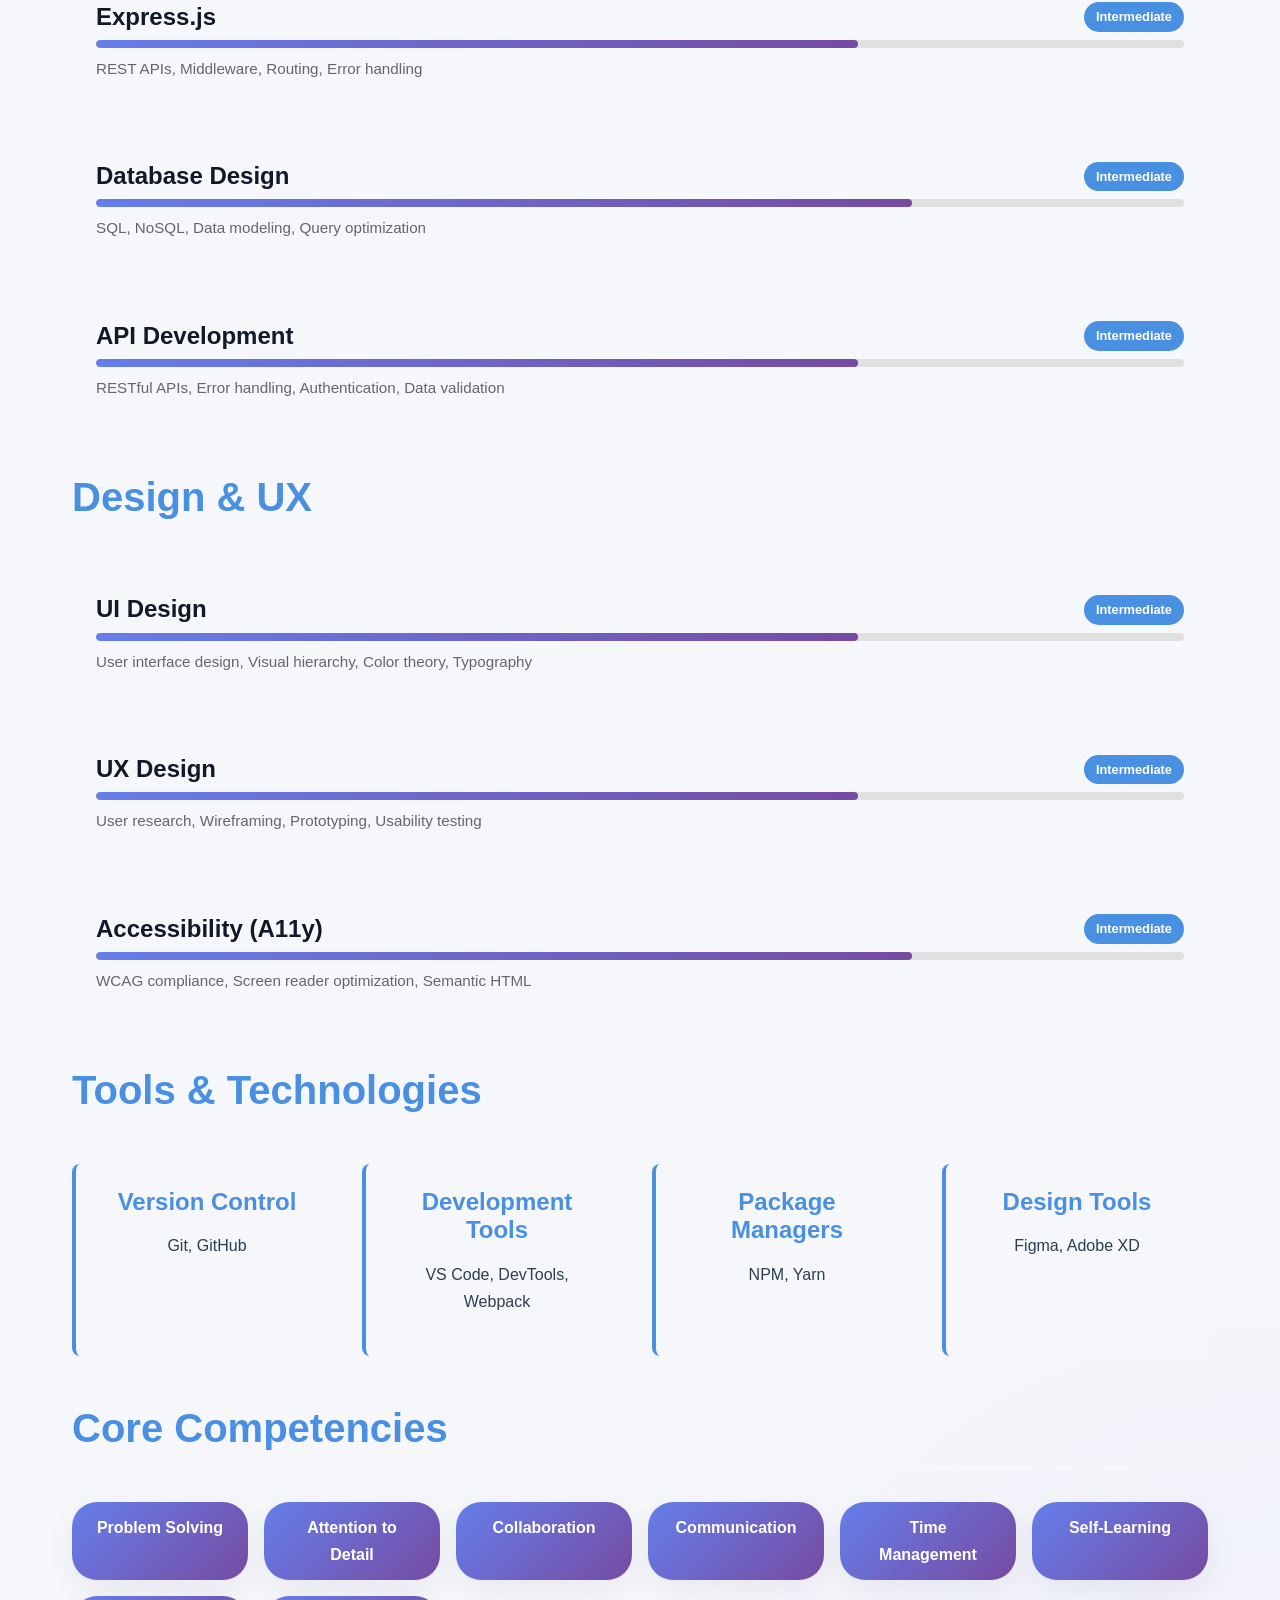
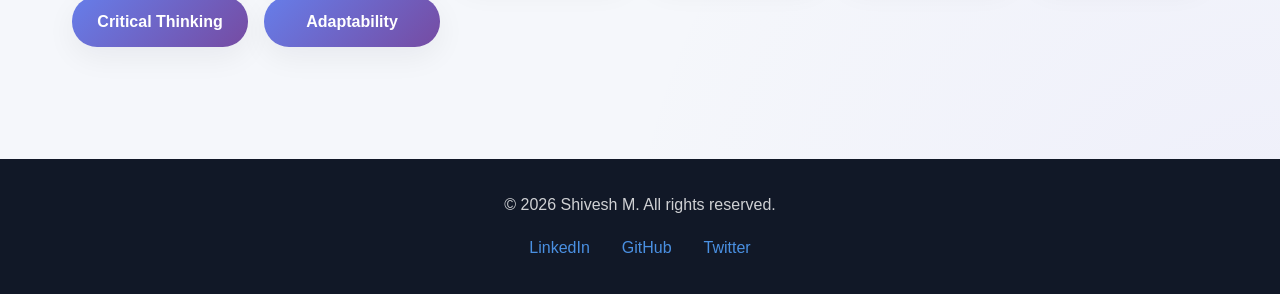
<file: skills.html>
<!DOCTYPE html>
<html lang="en">
<head>
    <meta charset="UTF-8">
    <meta name="viewport" content="width=device-width, initial-scale=1.0">
    <title>Skills - Shivesh M</title>
    <link rel="stylesheet" href="style.css">
</head>
<body>
    <!-- Navigation Bar -->
    <nav class="navbar">
        <div class="nav-container">
            <div class="nav-logo">
                <a href="index.html">Shivesh M</a>
            </div>
            <ul class="nav-menu">
                <li class="nav-item"><a href="index.html" class="nav-link">Home</a></li>
                <li class="nav-item"><a href="about.html" class="nav-link">About</a></li>
                <li class="nav-item"><a href="projects.html" class="nav-link">Projects</a></li>
                <li class="nav-item"><a href="skills.html" class="nav-link active">Skills</a></li>
                <li class="nav-item"><a href="contact.html" class="nav-link">Contact</a></li>
            </ul>
            <div class="hamburger">
                <span></span>
                <span></span>
                <span></span>
            </div>
        </div>
    </nav>

    <!-- Page Header -->
    <section class="page-header">
        <h1>My Skills & Expertise</h1>
        <p>Technologies and competencies that define my development capabilities</p>
    </section>

    <!-- Skills Section -->
    <section class="skills-section">
        <div class="skills-container">
            
            <!-- Frontend Skills -->
            <div class="skill-category">
                <h2>Frontend Development</h2>
                <div class="skill-list">
                    <div class="skill-item">
                        <div class="skill-header">
                            <h3>HTML5</h3>
                            <span class="skill-level">Expert</span>
                        </div>
                        <div class="skill-bar">
                            <div class="skill-progress" style="width: 95%"></div>
                        </div>
                        <p>Semantic markup, accessibility, form design, multimedia integration</p>
                    </div>

                    <div class="skill-item">
                        <div class="skill-header">
                            <h3>CSS3</h3>
                            <span class="skill-level">Expert</span>
                        </div>
                        <div class="skill-bar">
                            <div class="skill-progress" style="width: 95%"></div>
                        </div>
                        <p>Flexbox, Grid, Animations, Transitions, Responsive Design, SASS</p>
                    </div>

                    <div class="skill-item">
                        <div class="skill-header">
                            <h3>JavaScript ES6+</h3>
                            <span class="skill-level">Intermediate</span>
                        </div>
                        <div class="skill-bar">
                            <div class="skill-progress" style="width: 75%"></div>
                        </div>
                        <p>DOM manipulation, Event handling, Async/Await, Promises, Modern syntax</p>
                    </div>

                    <div class="skill-item">
                        <div class="skill-header">
                            <h3>React.js</h3>
                            <span class="skill-level">Intermediate</span>
                        </div>
                        <div class="skill-bar">
                            <div class="skill-progress" style="width: 70%"></div>
                        </div>
                        <p>Components, Hooks, State Management, Props, Component Lifecycle</p>
                    </div>

                    <div class="skill-item">
                        <div class="skill-header">
                            <h3>Responsive Design</h3>
                            <span class="skill-level">Expert</span>
                        </div>
                        <div class="skill-bar">
                            <div class="skill-progress" style="width: 95%"></div>
                        </div>
                        <p>Mobile-first, Media queries, Cross-browser compatibility</p>
                    </div>
                </div>
            </div>

            <!-- Backend Skills -->
            <div class="skill-category">
                <h2>Backend Development</h2>
                <div class="skill-list">
                    <div class="skill-item">
                        <div class="skill-header">
                            <h3>Node.js</h3>
                            <span class="skill-level">Intermediate</span>
                        </div>
                        <div class="skill-bar">
                            <div class="skill-progress" style="width: 70%"></div>
                        </div>
                        <p>Server-side development, Module system, Event-driven architecture</p>
                    </div>

                    <div class="skill-item">
                        <div class="skill-header">
                            <h3>Express.js</h3>
                            <span class="skill-level">Intermediate</span>
                        </div>
                        <div class="skill-bar">
                            <div class="skill-progress" style="width: 70%"></div>
                        </div>
                        <p>REST APIs, Middleware, Routing, Error handling</p>
                    </div>

                    <div class="skill-item">
                        <div class="skill-header">
                            <h3>Database Design</h3>
                            <span class="skill-level">Intermediate</span>
                        </div>
                        <div class="skill-bar">
                            <div class="skill-progress" style="width: 75%"></div>
                        </div>
                        <p>SQL, NoSQL, Data modeling, Query optimization</p>
                    </div>

                    <div class="skill-item">
                        <div class="skill-header">
                            <h3>API Development</h3>
                            <span class="skill-level">Intermediate</span>
                        </div>
                        <div class="skill-bar">
                            <div class="skill-progress" style="width: 70%"></div>
                        </div>
                        <p>RESTful APIs, Error handling, Authentication, Data validation</p>
                    </div>
                </div>
            </div>

            <!-- Design & UX Skills -->
            <div class="skill-category">
                <h2>Design & UX</h2>
                <div class="skill-list">
                    <div class="skill-item">
                        <div class="skill-header">
                            <h3>UI Design</h3>
                            <span class="skill-level">Intermediate</span>
                        </div>
                        <div class="skill-bar">
                            <div class="skill-progress" style="width: 70%"></div>
                        </div>
                        <p>User interface design, Visual hierarchy, Color theory, Typography</p>
                    </div>

                    <div class="skill-item">
                        <div class="skill-header">
                            <h3>UX Design</h3>
                            <span class="skill-level">Intermediate</span>
                        </div>
                        <div class="skill-bar">
                            <div class="skill-progress" style="width: 70%"></div>
                        </div>
                        <p>User research, Wireframing, Prototyping, Usability testing</p>
                    </div>

                    <div class="skill-item">
                        <div class="skill-header">
                            <h3>Accessibility (A11y)</h3>
                            <span class="skill-level">Intermediate</span>
                        </div>
                        <div class="skill-bar">
                            <div class="skill-progress" style="width: 75%"></div>
                        </div>
                        <p>WCAG compliance, Screen reader optimization, Semantic HTML</p>
                    </div>
                </div>
            </div>

            <!-- Tools & Technologies -->
            <div class="skill-category">
                <h2>Tools & Technologies</h2>
                <div class="tool-grid">
                    <div class="tool-card">
                        <h3>Version Control</h3>
                        <p>Git, GitHub</p>
                    </div>
                    <div class="tool-card">
                        <h3>Development Tools</h3>
                        <p>VS Code, DevTools, Webpack</p>
                    </div>
                    <div class="tool-card">
                        <h3>Package Managers</h3>
                        <p>NPM, Yarn</p>
                    </div>
                    <div class="tool-card">
                        <h3>Design Tools</h3>
                        <p>Figma, Adobe XD</p>
                    </div>
                </div>
            </div>

            <!-- Core Competencies -->
            <div class="skill-category">
                <h2>Core Competencies</h2>
                <div class="competencies-grid">
                    <div class="competency-badge">Problem Solving</div>
                    <div class="competency-badge">Attention to Detail</div>
                    <div class="competency-badge">Collaboration</div>
                    <div class="competency-badge">Communication</div>
                    <div class="competency-badge">Time Management</div>
                    <div class="competency-badge">Self-Learning</div>
                    <div class="competency-badge">Critical Thinking</div>
                    <div class="competency-badge">Adaptability</div>
                </div>
            </div>

        </div>
    </section>

    <!-- Footer -->
    <footer class="footer">
        <div class="footer-content">
            <p>&copy; 2026 Shivesh M. All rights reserved.</p>
            <div class="social-links">
                <a href="#" class="social-link">LinkedIn</a>
                <a href="#" class="social-link">GitHub</a>
                <a href="#" class="social-link">Twitter</a>
            </div>
        </div>
    </footer>

    <script src="script.js"></script>
</body>
</html>
</file>
<file: style.css>
/* ======================== */
/* Global Styles            */
/* ======================== */
* {
    margin: 0;
    padding: 0;
    box-sizing: border-box;
}

:root {
    --primary-color: #4a90e2;
    --secondary-color: #7b68ee;
    --accent-color: #ff6b6b;
    --dark-color: #111827;
    --text-color: #2c3e50;
    --light-color: #f5f7fb;
    --border-color: #dfe3ea;
    --shadow: 0 18px 50px rgba(16, 24, 40, 0.08);
    --shadow-light: 0 10px 30px rgba(16, 24, 40, 0.06);
}

html {
    scroll-behavior: smooth;
}

body {
    font-family: 'Segoe UI', Tahoma, Geneva, Verdana, sans-serif;
    line-height: 1.7;
    color: var(--text-color);
    background-color: var(--light-color);
    background-image: radial-gradient(circle at top left, rgba(74, 144, 226, 0.08), transparent 24%),
                      radial-gradient(circle at bottom right, rgba(123, 104, 238, 0.06), transparent 18%);
}

/* ======================== */
/* Typography              */
/* ======================== */
h1, h2, h3, h4, h5, h6 {
    font-weight: 700;
    line-height: 1.2;
    margin-bottom: 1rem;
    color: var(--dark-color);
}

h1 {
    font-size: 3rem;
}

h2 {
    font-size: 2.5rem;
}

h3 {
    font-size: 1.5rem;
}

p {
    margin-bottom: 1rem;
    font-size: 1rem;
}

a {
    color: var(--primary-color);
    text-decoration: none;
    transition: color 0.3s ease;
}

a:hover {
    color: var(--secondary-color);
}

/* ======================== */
/* Navigation Bar           */
/* ======================== */
.navbar {
    background-color: rgba(255, 255, 255, 0.92);
    backdrop-filter: blur(10px);
    box-shadow: var(--shadow-light);
    position: sticky;
    top: 0;
    z-index: 1000;
}

.nav-container {
    max-width: 1200px;
    margin: 0 auto;
    padding: 1rem 2rem;
    display: flex;
    justify-content: space-between;
    align-items: center;
    gap: 1rem;
}

.nav-logo a {
    font-size: 1.9rem;
    font-weight: 700;
    color: var(--primary-color);
    letter-spacing: 0.02em;
}

.nav-logo a:hover {
    color: var(--secondary-color);
}

.nav-menu {
    display: flex;
    list-style: none;
    gap: 1.5rem;
    align-items: center;
}

.nav-item .nav-link {
    font-weight: 600;
    transition: all 0.25s ease;
    padding: 0.65rem 1rem;
    border-radius: 999px;
    color: var(--text-color);
}

.nav-item .nav-link:hover,
.nav-item .nav-link.active {
    color: #ffffff;
    background-color: var(--primary-color);
}

.hamburger {
    display: none;
    flex-direction: column;
    justify-content: center;
    align-items: center;
    cursor: pointer;
    padding: 0.5rem;
}

.hamburger span {
    width: 26px;
    height: 3px;
    background-color: var(--primary-color);
    margin: 4px 0;
    border-radius: 999px;
    transition: transform 0.3s ease, background-color 0.3s ease;
}

.hamburger.active span:nth-child(1) {
    transform: translateY(7px) rotate(45deg);
}

.hamburger.active span:nth-child(2) {
    opacity: 0;
}

.hamburger.active span:nth-child(3) {
    transform: translateY(-7px) rotate(-45deg);
}

/* ======================== */
/* Buttons                  */
/* ======================== */
.btn {
    display: inline-block;
    padding: 0.75rem 1.5rem;
    border: none;
    border-radius: 5px;
    font-size: 1rem;
    font-weight: 600;
    cursor: pointer;
    transition: all 0.3s ease;
    text-align: center;
}

.btn-primary {
    background-color: var(--primary-color);
    color: #ffffff;
}

.btn-primary:hover {
    background-color: #3a7bc8;
    transform: translateY(-2px);
    box-shadow: var(--shadow);
}

.btn-secondary {
    background-color: transparent;
    color: #ffffff;
    border: none;
    transition: all 0.25s ease;
}

.btn-secondary:hover {
    background-color: #ffffff;
    color: #667eea;
    transform: translateY(-2px);
    box-shadow: var(--shadow-light);
}

.btn-small {
    padding: 0.6rem 1.2rem;
    font-size: 0.95rem;
}

.btn-large {
    padding: 1rem 2.5rem;
    font-size: 1.1rem;
}

.btn-submit {
    width: 100%;
    padding: 1rem;
}

/* ======================== */
/* Hero Section             */
/* ======================== */
.hero {
    background: radial-gradient(circle at top left, rgba(255, 255, 255, 0.18), transparent 35%),
                linear-gradient(135deg, #4a90e2 0%, #7b68ee 100%);
    color: #ffffff;
    padding: 6rem 2rem;
    overflow: hidden;
}

.hero-content {
    max-width: 1200px;
    margin: 0 auto;
    display: grid;
    grid-template-columns: 1fr 1fr;
    gap: 3rem;
    align-items: center;
}

.hero-text {
    animation: fadeInUp 0.8s ease;
}

.hero-title {
    font-size: clamp(2.5rem, 4vw, 3.8rem);
    margin-bottom: 1rem;
    color: #ffffff;
}

.highlight {
    color: #ffe066;
    font-weight: 800;
}

.hero-subtitle {
    font-size: 1.5rem;
    margin-bottom: 1rem;
    opacity: 0.92;
}

.hero-description {
    font-size: 1.05rem;
    margin-bottom: 2rem;
    opacity: 0.95;
    line-height: 1.8;
    max-width: 35rem;
}

.hero-buttons {
    display: flex;
    gap: 1rem;
    flex-wrap: wrap;
}

.hero-buttons .btn {
    font-size: 1rem;
}

.hero-image {
    animation: fadeInRight 0.8s ease;
}

.profile-container {
    width: 300px;
    height: 300px;
    margin: 0 auto;
    border-radius: 50%;
    overflow: hidden;
    box-shadow: 0 20px 60px rgba(0, 0, 0, 0.3);
    border: 5px solid rgba(255, 255, 255, 0.2);
    position: relative;
    cursor: pointer;
}

.profile-container img {
    width: 100%;
    height: 100%;
    object-fit: cover;
}

.upload-overlay {
    position: absolute;
    inset: 0;
    display: flex;
    align-items: center;
    justify-content: center;
    background: rgba(0, 0, 0, 0.35);
    color: #ffffff;
    font-size: 0.9rem;
    text-align: center;
    padding: 1rem;
    opacity: 0;
    transition: opacity 0.3s ease;
}

.profile-container:hover .upload-overlay {
    opacity: 1;
}

/* ======================== */
/* Section Styles           */
/* ======================== */
section {
    padding: 4rem 2rem;
}

.page-header {
    background: linear-gradient(135deg, #667eea 0%, #764ba2 100%);
    color: #ffffff;
    text-align: center;
    padding: 4rem 2rem;
    border-radius: 24px;
    margin: 0 auto 2rem;
    max-width: 1100px;
    box-shadow: var(--shadow-light);
}

.page-header h1 {
    color: #ffffff;
    margin-bottom: 0.75rem;
}

.page-header p {
    font-size: 1.15rem;
    opacity: 0.95;
    max-width: 760px;
    margin: 0 auto;
}

.section-title {
    text-align: center;
    margin-bottom: 3rem;
}

.section-title h2 {
    font-size: clamp(2rem, 2.5vw, 2.8rem);
    margin-bottom: 1rem;
}

.section-title p {
    max-width: 720px;
    margin: 0 auto;
    color: #55606f;
    font-size: 1rem;
}

.skills-preview {
    background-color: var(--light-color);
    max-width: 1200px;
    margin: 0 auto;
}

.skills-preview h2 {
    text-align: center;
    margin-bottom: 3rem;
}

.skills-grid {
    display: grid;
    grid-template-columns: repeat(auto-fit, minmax(250px, 1fr));
    gap: 2rem;
}

.skill-card {
    background-color: #ffffff;
    padding: 2rem;
    border-radius: 10px;
    text-align: center;
    box-shadow: var(--shadow-light);
    transition: all 0.3s ease;
}

.skill-card:hover {
    transform: translateY(-10px);
    box-shadow: 0 0 30px rgba(74, 144, 226, 0.5), 0 20px 50px rgba(74, 144, 226, 0.35);
}

.skill-icon {
    font-size: 3rem;
    margin-bottom: 1rem;
}

.skill-card h3 {
    margin-bottom: 0.5rem;
}

.skill-card p {
    color: #666;
    font-size: 0.95rem;
}

/* ======================== */
/* Featured Projects Section */
/* ======================== */
.featured-projects {
    max-width: 1200px;
    margin: 0 auto;
}

.featured-projects h2 {
    text-align: center;
    margin-bottom: 3rem;
}

.projects-container {
    display: grid;
    grid-template-columns: repeat(auto-fit, minmax(300px, 1fr));
    gap: 2rem;
}

.project-card {
    background-color: #ffffff;
    border: 1px solid #e8e8e8;
    border-radius: 16px;
    overflow: hidden;
    box-shadow: 0 12px 30px rgba(0, 0, 0, 0.08);
    transition: all 0.3s ease;
    display: flex;
    flex-direction: column;
}

.project-card:hover {
    transform: translateY(-10px);
    box-shadow: 0 0 35px rgba(74, 144, 226, 0.5), 0 25px 60px rgba(74, 144, 226, 0.35);
}

.project-image {
    width: 100%;
    height: 140px;
    background: linear-gradient(135deg, #667eea 0%, #764ba2 100%);
    display: flex;
    align-items: center;
    justify-content: center;
    font-size: 1.8rem;
    color: #ffffff;
    font-weight: 700;
}

.project-card h3 {
    padding: 1.5rem 1.5rem 0;
    margin-bottom: 0.75rem;
}

.project-card p {
    padding: 0 1.5rem 1.5rem;
    color: #555;
    font-size: 0.95rem;
    line-height: 1.7;
}

.project-card .btn {
    display: block;
    margin: auto 1.5rem 1.5rem;
    text-align: center;
}


/* ======================== */
/* CTA Section             */
/* ======================== */
.cta-section {
    background: linear-gradient(135deg, #667eea 0%, #764ba2 100%);
    color: #ffffff;
    text-align: center;
    padding: 5.5rem 2rem;
    position: relative;
    overflow: hidden;
}

.cta-section::before {
    content: '';
    position: absolute;
    top: -50%;
    right: -10%;
    width: 300px;
    height: 300px;
    background: rgba(255, 255, 255, 0.08);
    border-radius: 50%;
    pointer-events: none;
}

.cta-section h2 {
    color: #ffffff;
    margin-bottom: 1rem;
    font-size: clamp(2rem, 3vw, 2.8rem);
}

.cta-section p {
    font-size: 1.15rem;
    margin-bottom: 2.5rem;
    opacity: 0.95;
    max-width: 600px;
    margin-left: auto;
    margin-right: auto;
}

.btn-cta {
    display: inline-block;
    padding: 1.1rem 3rem;
    background-color: #ffffff;
    color: #667eea;
    border: none;
    border-radius: 999px;
    font-size: 1.1rem;
    font-weight: 700;
    cursor: pointer;
    transition: all 0.35s ease;
    text-align: center;
    box-shadow: 0 12px 30px rgba(0, 0, 0, 0.2);
    letter-spacing: 0.5px;
    position: relative;
    z-index: 1;
}

.btn-cta:hover {
    transform: translateY(-4px) scale(1.05);
    box-shadow: 0 18px 50px rgba(0, 0, 0, 0.3);
}

.btn-cta:active {
    transform: translateY(-2px) scale(1.02);
}

/* ======================== */
/* About Section           */
/* ======================== */
.about-section {
    max-width: 1200px;
    margin: 0 auto;
}

.about-container > div {
    margin-bottom: 3rem;
}

.about-intro {
    background-color: var(--light-color);
    padding: 2rem;
    border-radius: 10px;
    border-left: 5px solid var(--primary-color);
}

.about-intro p {
    margin-bottom: 1.5rem;
    line-height: 1.8;
    color: #555;
}

/* Timeline Styles */
.education-timeline,
.experience-timeline {
    position: relative;
    padding: 2rem 0;
}

.timeline-item,
.experience-item {
    margin-bottom: 2rem;
    padding-left: 3rem;
    position: relative;
}

.timeline-marker {
    position: absolute;
    left: 0;
    top: 0;
    width: 15px;
    height: 15px;
    background-color: var(--primary-color);
    border-radius: 50%;
    border: 3px solid #ffffff;
    box-shadow: 0 0 0 3px var(--primary-color);
}

.timeline-content,
.experience-details {
    background-color: var(--light-color);
    padding: 1.5rem;
    border-radius: 8px;
    border-left: 3px solid var(--primary-color);
}

.timeline-date,
.experience-date {
    color: var(--primary-color);
    font-weight: 600;
    font-size: 0.9rem;
    margin-bottom: 0.5rem;
}

.experience-details ul {
    list-style: none;
    padding-left: 1rem;
}

.experience-details li {
    padding: 0.5rem 0;
    position: relative;
    padding-left: 1.5rem;
}

.experience-details li:before {
    content: "→";
    position: absolute;
    left: 0;
    color: var(--primary-color);
    font-weight: bold;
}

/* Values Section */
.values-grid {
    display: grid;
    grid-template-columns: repeat(auto-fit, minmax(250px, 1fr));
    gap: 2rem;
    margin-top: 2rem;
}

.value-card {
    background-color: #ffffff;
    padding: 2rem;
    border-radius: 10px;
    border-top: 4px solid var(--primary-color);
    box-shadow: var(--shadow-light);
    text-align: center;
    transition: all 0.3s ease;
}

.value-card:hover {
    box-shadow: 0 0 28px rgba(74, 144, 226, 0.5), 0 20px 50px rgba(74, 144, 226, 0.35);
    transform: translateY(-5px);
}

.value-card h3 {
    color: var(--primary-color);
    margin-bottom: 1rem;
}

.value-card p {
    color: #666;
}

/* ======================== */
/* Projects Section        */
/* ======================== */
.projects-section {
    max-width: 1200px;
    margin: 0 auto;
}

.projects-container-full {
    display: flex;
    flex-direction: column;
    gap: 3rem;
}

.project-detail {
    background-color: #ffffff;
    border-radius: 18px;
    box-shadow: var(--shadow-light);
    overflow: hidden;
    transition: all 0.35s ease;
}

.project-detail:hover {
    box-shadow: 0 0 30px rgba(74, 144, 226, 0.45), 0 25px 60px rgba(74, 144, 226, 0.3);
    transform: translateY(-5px);
}

.project-detail.featured {
    border: 1px solid rgba(74, 144, 226, 0.18);
    background: #f8fbff;
}

.project-header {
    background: linear-gradient(135deg, #4a90e2 0%, #7b68ee 100%);
    color: #ffffff;
    padding: 2rem;
    display: flex;
    align-items: center;
    gap: 1rem;
    position: relative;
}

.project-header h2 {
    color: #ffffff;
    margin: 0;
    font-size: clamp(1.9rem, 2.3vw, 2.4rem);
}

.project-body {
    display: grid;
    grid-template-columns: 1fr 1fr;
    gap: 2rem;
    padding: 2rem;
}

.project-showcase {
    background: linear-gradient(135deg, #4a90e2 0%, #7b68ee 100%);
    color: #ffffff;
    display: flex;
    align-items: center;
    justify-content: center;
    border-radius: 18px;
    min-height: 320px;
    font-size: 1.35rem;
    font-weight: 700;
    text-align: center;
    padding: 1.5rem;
}

.project-right h3 {
    color: var(--primary-color);
    margin-top: 1.25rem;
    margin-bottom: 0.75rem;
}

.project-right ul {
    list-style: none;
    padding-left: 1rem;
    margin-bottom: 1.5rem;
}

.project-right li {
    padding: 0.65rem 0;
    position: relative;
    padding-left: 1.75rem;
}

.project-right li:before {
    content: "✓";
    position: absolute;
    left: 0;
    color: var(--primary-color);
    font-weight: 700;
}

.tech-tags {
    display: flex;
    flex-wrap: wrap;
    gap: 0.65rem;
}

.tech-tag {
    background-color: #eef4ff;
    color: var(--primary-color);
    padding: 0.5rem 0.9rem;
    border-radius: 999px;
    font-size: 0.88rem;
    border: 1px solid rgba(74, 144, 226, 0.18);
}

.tech-tags {
    display: flex;
    flex-wrap: wrap;
    gap: 0.5rem;
}

.tech-tag {
    background-color: var(--light-color);
    color: var(--primary-color);
    padding: 0.4rem 0.8rem;
    border-radius: 20px;
    font-size: 0.85rem;
    border: 1px solid var(--primary-color);
}

/* ======================== */
/* Skills Section          */
/* ======================== */
.skills-section {
    max-width: 1200px;
    margin: 0 auto;
}

.skill-category {
    margin-bottom: 3rem;
}

.skill-category h2 {
    color: var(--primary-color);
    margin-bottom: 2rem;
    padding-bottom: 1rem;
    border-bottom: 2px solid var(--light-color);
}

.skill-list {
    display: flex;
    flex-direction: column;
    gap: 2rem;
}

.skill-item {
    background-color: var(--light-color);
    padding: 1.5rem;
    border-radius: 8px;
}

.skill-header {
    display: flex;
    justify-content: space-between;
    align-items: center;
    margin-bottom: 0.5rem;
}

.skill-header h3 {
    margin: 0;
}

.skill-level {
    background-color: var(--primary-color);
    color: #ffffff;
    padding: 0.25rem 0.75rem;
    border-radius: 20px;
    font-size: 0.8rem;
    font-weight: 600;
}

.skill-bar {
    width: 100%;
    height: 8px;
    background-color: #e0e0e0;
    border-radius: 10px;
    overflow: hidden;
    margin-bottom: 0.5rem;
}

.skill-progress {
    height: 100%;
    background: linear-gradient(90deg, #667eea 0%, #764ba2 100%);
    border-radius: 10px;
    transition: width 0.3s ease;
}

.skill-item p {
    color: #666;
    font-size: 0.95rem;
    margin-bottom: 0;
}

.tool-grid {
    display: grid;
    grid-template-columns: repeat(auto-fit, minmax(200px, 1fr));
    gap: 1.5rem;
}

.tool-card {
    background-color: var(--light-color);
    padding: 1.5rem;
    border-radius: 8px;
    border-left: 4px solid var(--primary-color);
    text-align: center;
    transition: all 0.3s ease;
}

.tool-card:hover {
    box-shadow: 0 0 25px rgba(74, 144, 226, 0.45), 0 15px 40px rgba(74, 144, 226, 0.3);
    transform: translateY(-3px);
}

.tool-card h3 {
    color: var(--primary-color);
}

.competencies-grid {
    display: grid;
    grid-template-columns: repeat(auto-fit, minmax(150px, 1fr));
    gap: 1rem;
    margin-top: 2rem;
}

.competency-badge {
    background: linear-gradient(135deg, #667eea 0%, #764ba2 100%);
    color: #ffffff;
    padding: 0.75rem 1.25rem;
    border-radius: 25px;
    text-align: center;
    font-weight: 600;
    box-shadow: var(--shadow-light);
    transition: all 0.3s ease;
}

.competency-badge:hover {
    transform: scale(1.05);
}

/* ======================== */
/* Contact Section         */
/* ======================== */
.contact-section {
    max-width: 1200px;
    margin: 0 auto;
}

.contact-container {
    display: grid;
    grid-template-columns: 1fr 1fr;
    gap: 3rem;
}

.info-cards {
    display: grid;
    grid-template-columns: 1fr;
    gap: 1.5rem;
}

.info-card {
    background-color: #ffffff;
    padding: 1.75rem;
    border-radius: 18px;
    border: 1px solid var(--border-color);
    box-shadow: var(--shadow-light);
    transition: all 0.3s ease;
}

.info-card:hover {
    box-shadow: 0 0 28px rgba(74, 144, 226, 0.45), 0 20px 50px rgba(74, 144, 226, 0.35);
    transform: translateY(-4px);
}

.info-icon {
    font-size: 2rem;
    margin-bottom: 0.75rem;
}

.info-card h3 {
    color: var(--primary-color);
    margin-bottom: 0.75rem;
}

.info-card p {
    margin-bottom: 0.5rem;
    color: #344055;
}

.info-detail {
    color: #7b8a9e;
    font-size: 0.9rem;
}

/* Contact Form */
.contact-form-wrapper {
    background-color: #ffffff;
    padding: 2rem;
    border-radius: 18px;
    border: 1px solid var(--border-color);
    box-shadow: var(--shadow-light);
}

.contact-form-wrapper h2 {
    margin-bottom: 1.75rem;
    color: var(--dark-color);
}

.form-group {
    margin-bottom: 1.5rem;
}

.form-group label {
    display: block;
    margin-bottom: 0.5rem;
    font-weight: 600;
    color: var(--dark-color);
}

.form-group input,
.form-group textarea,
.form-group select {
    width: 100%;
    padding: 0.75rem;
    border: 1px solid var(--border-color);
    border-radius: 5px;
    font-family: inherit;
    font-size: 1rem;
    transition: border-color 0.3s ease;
}

.form-group input:focus,
.form-group textarea:focus,
.form-group select:focus {
    outline: none;
    border-color: var(--primary-color);
    box-shadow: 0 0 0 3px rgba(74, 144, 226, 0.1);
}

.form-message {
    margin-top: 1rem;
    padding: 1rem;
    border-radius: 5px;
    text-align: center;
    display: none;
}

.form-message.success {
    background-color: #d4edda;
    color: #155724;
    display: block;
}

.form-message.error {
    background-color: #f8d7da;
    color: #721c24;
    display: block;
}

/* FAQ Section */
.faq-section {
    background-color: var(--light-color);
    max-width: 1200px;
    margin: 0 auto;
}

.faq-section h2 {
    text-align: center;
    margin-bottom: 3rem;
}

.faq-container {
    display: grid;
    grid-template-columns: repeat(auto-fit, minmax(300px, 1fr));
    gap: 2rem;
}

.faq-item {
    background-color: #ffffff;
    padding: 1.5rem;
    border-radius: 8px;
    box-shadow: var(--shadow-light);
    transition: all 0.3s ease;
}

.faq-item:hover {
    box-shadow: 0 0 25px rgba(74, 144, 226, 0.45), 0 18px 45px rgba(74, 144, 226, 0.3);
    transform: translateY(-3px);
}

.faq-item h3 {
    color: var(--primary-color);
    margin-bottom: 0.5rem;
}

.faq-item p {
    color: #666;
    margin-bottom: 0;
}

/* ======================== */
/* Footer                   */
/* ======================== */
.footer {
    background-color: var(--dark-color);
    color: #ffffff;
    padding: 2rem;
    text-align: center;
}

.footer-content {
    max-width: 1200px;
    margin: 0 auto;
}

.footer-content p {
    margin-bottom: 1rem;
    opacity: 0.8;
}

.social-links {
    display: flex;
    justify-content: center;
    gap: 2rem;
}

.social-link {
    color: var(--primary-color);
    transition: all 0.3s ease;
}

.social-link:hover {
    color: #ffd700;
    transform: scale(1.1);
}

/* ======================== */
/* Animations              */
/* ======================== */
@keyframes fadeInUp {
    from {
        opacity: 0;
        transform: translateY(30px);
    }
    to {
        opacity: 1;
        transform: translateY(0);
    }
}

@keyframes fadeInRight {
    from {
        opacity: 0;
        transform: translateX(30px);
    }
    to {
        opacity: 1;
        transform: translateX(0);
    }
}

/* ======================== */
/* Responsive Design       */
/* ======================== */
@media (max-width: 768px) {
    h1 {
        font-size: 2rem;
    }

    h2 {
        font-size: 1.8rem;
    }

    .hero-content {
        grid-template-columns: 1fr;
        gap: 2rem;
    }

    .hero-title {
        font-size: 2.2rem;
    }

    .hero-subtitle {
        font-size: 1.2rem;
    }

    .profile-container {
        width: 200px;
        height: 200px;
    }

    .nav-menu {
        display: none;
        position: absolute;
        top: 60px;
        left: 0;
        right: 0;
        flex-direction: column;
        background-color: #ffffff;
        gap: 0;
        box-shadow: var(--shadow);
    }

    .nav-menu.active {
        display: flex;
    }

    .nav-item {
        border-bottom: 1px solid var(--border-color);
    }

    .nav-item .nav-link {
        display: block;
        padding: 1rem;
        border-radius: 0;
    }

    .hamburger {
        display: flex;
    }

    .contact-container {
        grid-template-columns: 1fr;
        gap: 2rem;
    }

    .project-body {
        grid-template-columns: 1fr;
        gap: 1rem;
    }

    .hero-buttons {
        flex-direction: column;
    }

    .hero-buttons .btn {
        width: 100%;
    }

    section {
        padding: 2rem 1rem;
    }

    .page-header h1 {
        font-size: 2rem;
    }
}

@media (max-width: 480px) {
    h1 {
        font-size: 1.5rem;
    }

    h2 {
        font-size: 1.3rem;
    }

    h3 {
        font-size: 1.1rem;
    }

    .hero {
        padding: 3rem 1rem;
    }

    .hero-title {
        font-size: 1.8rem;
    }

    .hero-subtitle {
        font-size: 1rem;
    }

    .profile-container {
        width: 150px;
        height: 150px;
    }

    .skills-grid {
        grid-template-columns: 1fr;
    }

    .projects-container {
        grid-template-columns: 1fr;
    }

    .page-header {
        padding: 2rem 1rem;
    }

    .section {
        padding: 1.5rem 1rem;
    }
}
</file>
